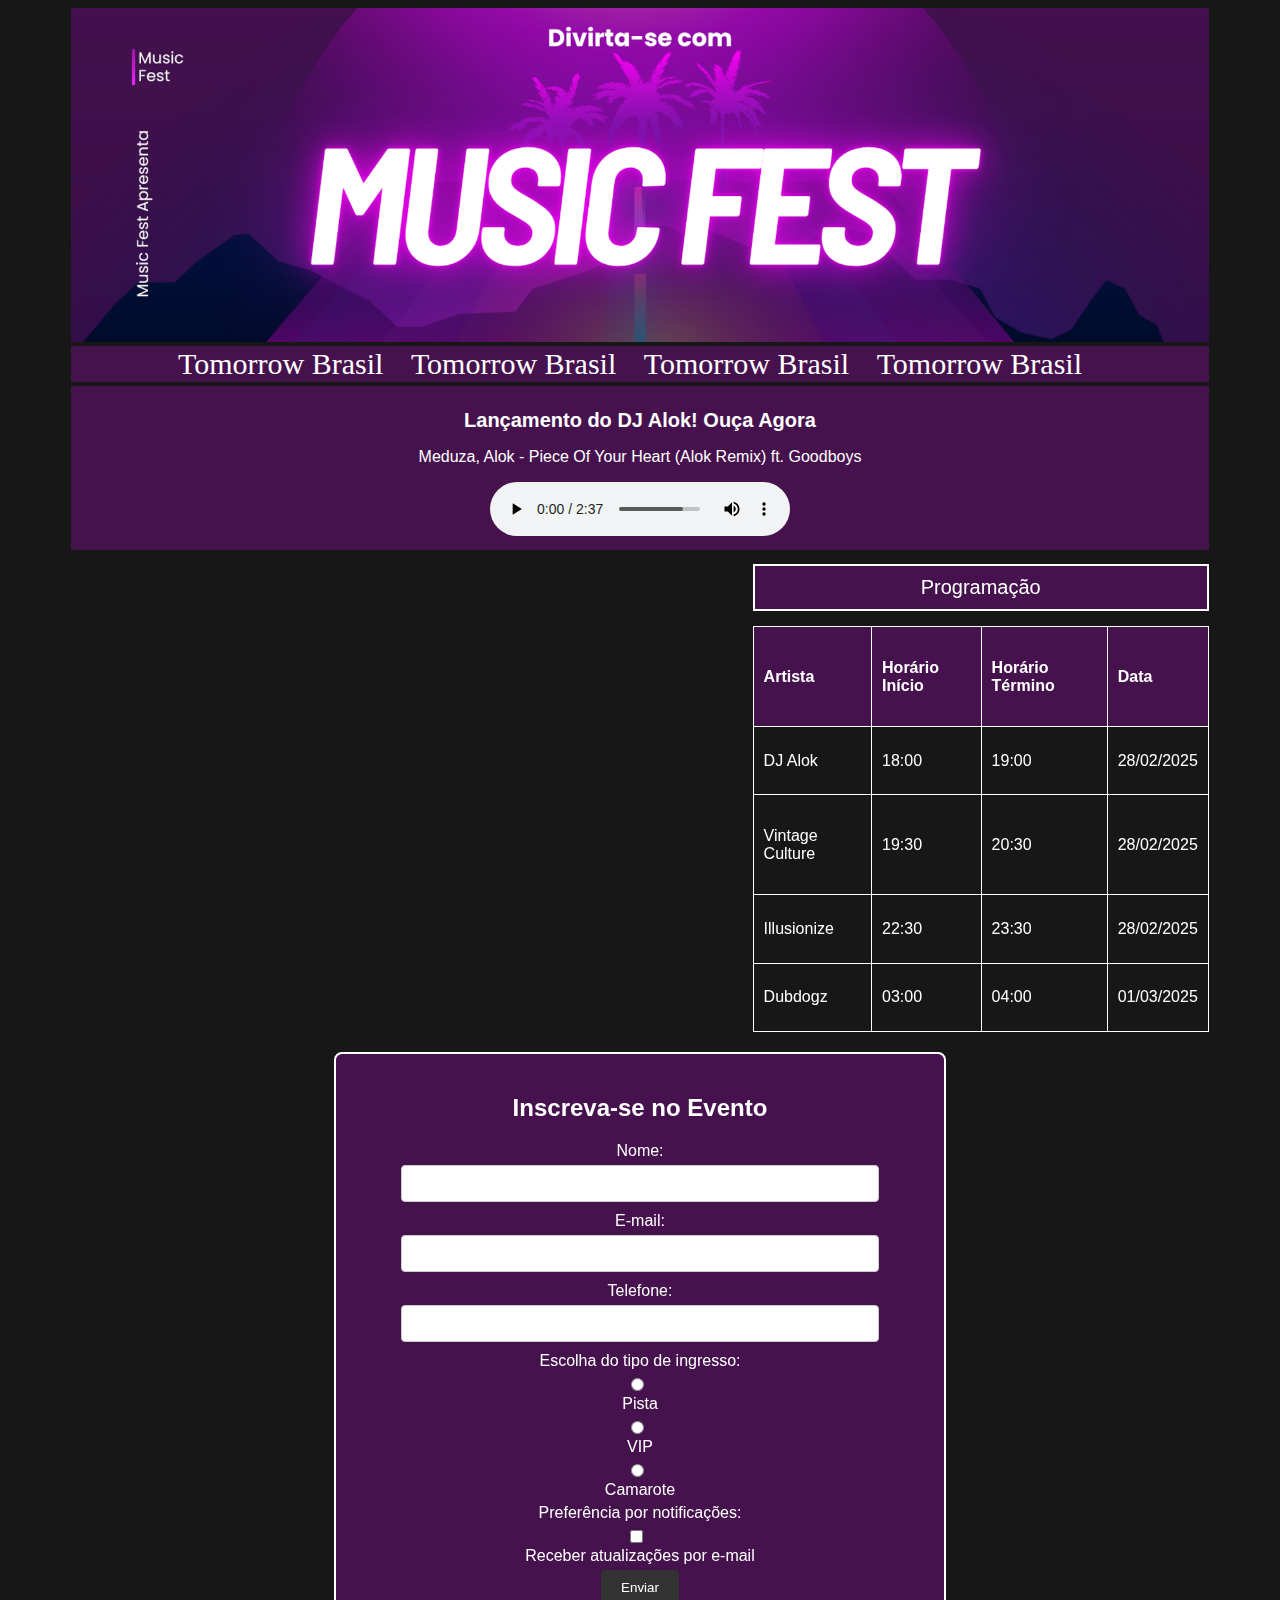
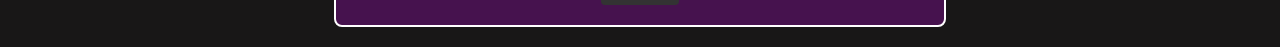
<file: Atividade1/index.html>
<!DOCTYPE html>
<html lang="pt-br">
<head>
    <meta charset="UTF-8">
    <meta name="viewport" content="width=device-width, initial-scale=1.0">
    <title>Music Fest</title>
    <link rel="stylesheet" href="estilo.css">
    <link rel="icon" href="ico.png" type="image/x-icon">
</head>
<body>
    <div class="container">

        <img src="MusicFest.png" alt="Imagem da Companhia de Eventos MusicFest" width="100%">
        <header style="font-family: fantasy; font-size: 30px; color: #ffffff; text-align: center;">
            <p style="display: inline; margin-right: 20px;">Tomorrow Brasil</p>
            <p style="display: inline; margin-right: 20px;">Tomorrow Brasil</p>
            <p style="display: inline; margin-right: 20px;">Tomorrow Brasil</p>
            <p style="display: inline; margin-right: 20px;">Tomorrow Brasil</p>
        </header>
        <div class="audio">
            <h1 style="font-size: 20px;">Lançamento do DJ Alok! Ouça Agora</h1>
            <p>Meduza, Alok - Piece Of Your Heart (Alok Remix) ft. Goodboys</p>
            <audio controls>
                <source src="Iframe Meduza, Alok - Piece Of Your Heart (Alok Remix) ft. Goodboys [MTbX4KC0AaU].mp3" type="audio/mpeg">
            </audio>
        </div>
        
        <div style="display: flex; justify-content: space-between;">

            <iframe width="850" height="478" src="https://www.youtube.com/embed/TfZJaQQ9UYE?autoplay=1&mute=1&si=JhqoTpYGnojwbrOu" title="YouTube video player" frameborder="0" allow="accelerometer; autoplay; clipboard-write; encrypted-media; gyroscope; picture-in-picture; web-share" referrerpolicy="strict-origin-when-cross-origin" allowfullscreen></iframe>
            <table>
                <caption style="caption-side: top; color: white; font-size: 20px; margin-bottom: 15px; margin-top: 10px; background-color: #46124e; border: 2px solid white; padding: 10px;">Programação</caption>
                <tr>
                    <th>Artista</th><th>Horário Início</th><th>Horário Término</th><th>Data</th>
                </tr>
                <tr>
                    <td>DJ Alok</td><td>18:00</td><td>19:00</td><td>28/02/2025</td>
                </tr>
                <tr>
                    <td>Vintage Culture</td><td>19:30</td><td>20:30</td><td>28/02/2025</td>
                </tr>
                <tr>
                    <td>Illusionize</td><td>22:30</td><td>23:30</td><td>28/02/2025</td>
                </tr>
                <tr>
                    <td>Dubdogz</td><td>03:00</td><td>04:00</td><td>01/03/2025</td>
                </tr>
            </table>
        </div>
        
        <div class="form-container">
            <h2>Inscreva-se no Evento</h2>
            <form>
                <label for="name">Nome:</label>
                <input type="text" id="name" name="name" required>

                <label for="email">E-mail:</label>
                <input type="email" id="email" name="email" required>

                <label for="phone">Telefone:</label>
                <input type="tel" id="phone" name="phone" required>

                <label>Escolha do tipo de ingresso:</label>
                <input type="radio" id="pista" name="ticket" value="Pista" required>
                <label for="pista">Pista</label>
                <input type="radio" id="vip" name="ticket" value="VIP" required>
                <label for="vip">VIP</label>
                <input type="radio" id="camarote" name="ticket" value="Camarote" required>
                <label for="camarote">Camarote</label>

                <label for="updates">Preferência por notificações:</label>
                <input type="checkbox" id="updates" name="updates">
                <label for="updates">Receber atualizações por e-mail</label>

                <button type="submit">Enviar</button>
            </form>
        </div>
    </div>
</body>
</html>
</file>
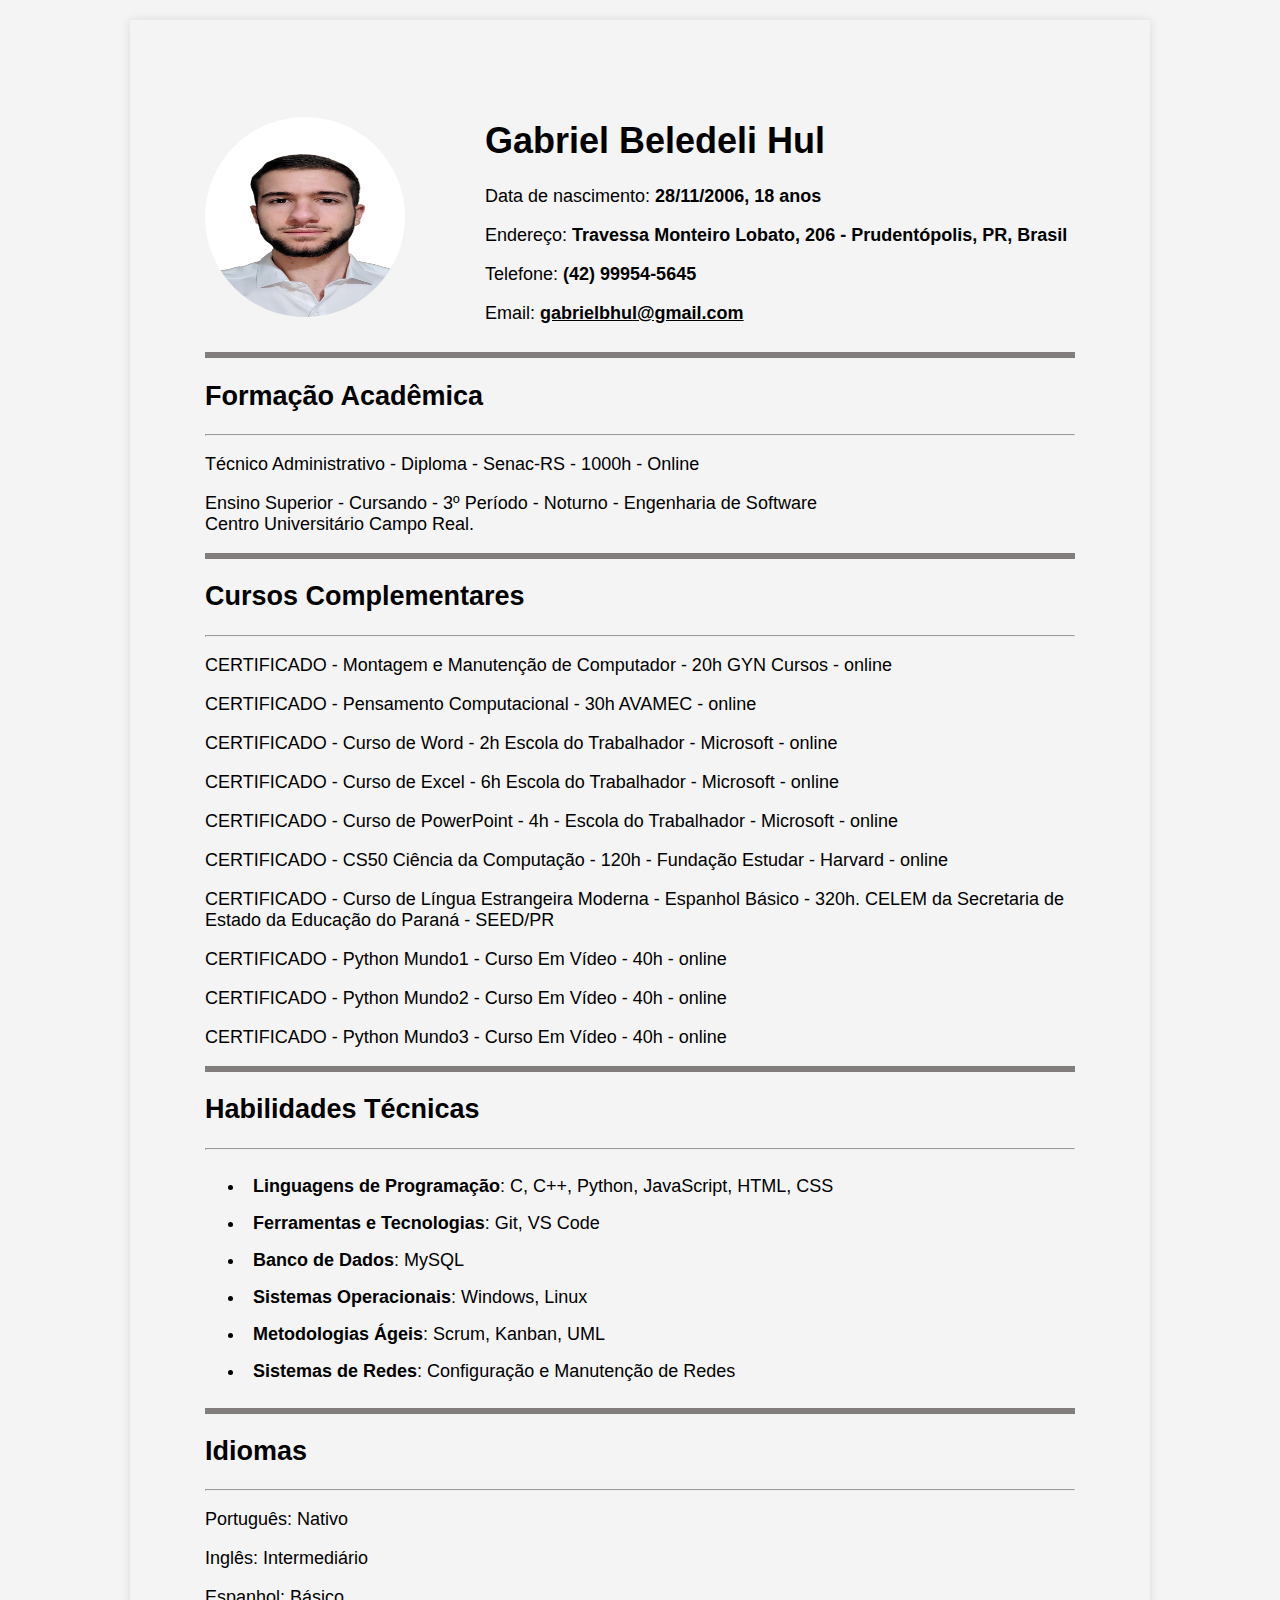
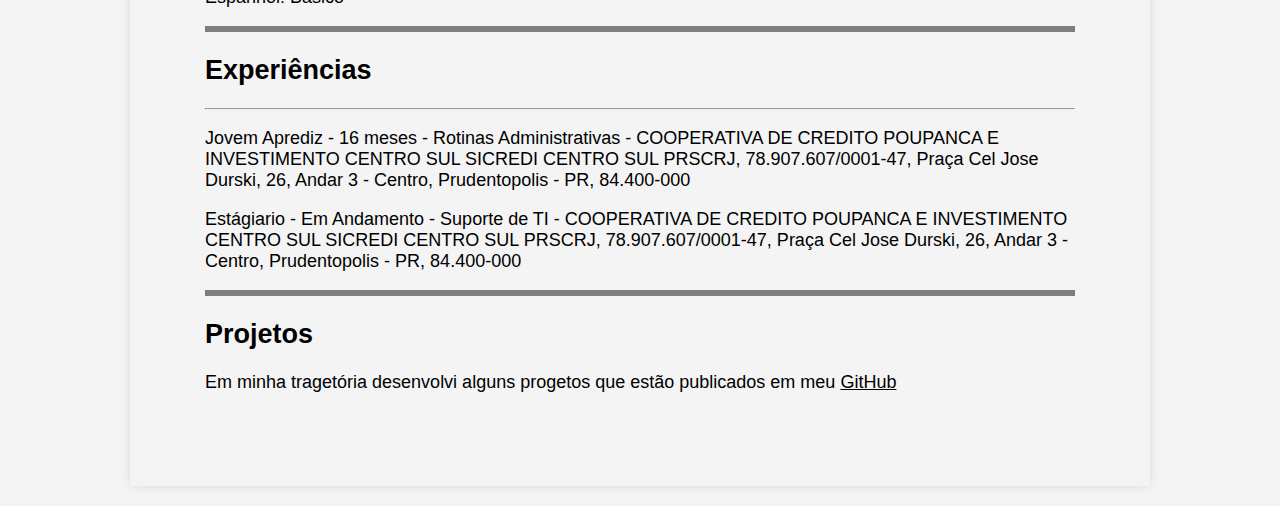
<file: Atividade2 - CurrículoPortfólio/index.htm>
<!DOCTYPE html>
<html lang="pt-br">
<head>
    <meta charset="UTF-8">
    <meta name="viewport" content="width=device-width, initial-scale=1.0">
    <title>Currículo.pdf</title>
    <link rel="stylesheet" href="estilo.css">
    <link rel="icon" href="ico.png" type="image/png">
</head>
<body>
    <div class="container">
        <div>
            <img src="foto.jpg" alt="Foto Minha" id="fotoeu">
        </div>
        <header>
            <h1><strong>Gabriel Beledeli Hul</strong></h1>
            <p>Data de nascimento: <strong>28/11/2006, 18 anos</strong></p>
            <p>Endereço: <strong>Travessa Monteiro Lobato, 206 - Prudentópolis, PR, Brasil</strong></p>
            <p>Telefone: <strong>(42) 99954-5645</strong></p>
            <p>Email: <strong><a href="mailto:gabrielbhul@gmail.com" style="color: black;">gabrielbhul@gmail.com</a></strong></p>
        </header>
    </div>
    <hr class="linha">
    <h2>Formação Acadêmica</h2>
    <hr>
    <p>Técnico Administrativo - Diploma - Senac-RS - 1000h - Online</p>
    <p>Ensino Superior - Cursando - 3º Período - Noturno - Engenharia de Software <br>Centro Universitário Campo Real.</p>
    <hr class="linha">
    <h2>Cursos Complementares</h2>
    <hr>
    <p>CERTIFICADO - Montagem e Manutenção de Computador - 20h GYN Cursos - online</p>
    <p>CERTIFICADO - Pensamento Computacional - 30h AVAMEC - online</p>
    <p>CERTIFICADO - Curso de Word - 2h Escola do Trabalhador - Microsoft - online</p>
    <p>CERTIFICADO - Curso de Excel - 6h Escola do Trabalhador - Microsoft - online</p>
    <p>CERTIFICADO - Curso de PowerPoint - 4h - Escola do Trabalhador - Microsoft - online</p>
    <p>CERTIFICADO - CS50 Ciência da Computação - 120h - Fundação Estudar - Harvard - online</p>
    <p>CERTIFICADO - Curso de Língua Estrangeira Moderna - Espanhol Básico - 320h. CELEM da Secretaria de Estado da Educação do Paraná - SEED/PR</p>
    <p>CERTIFICADO - Python Mundo1 - Curso Em Vídeo - 40h - online</p>
    <p>CERTIFICADO - Python Mundo2 - Curso Em Vídeo - 40h - online</p>
    <p>CERTIFICADO - Python Mundo3 - Curso Em Vídeo - 40h - online</p>
    <hr class="linha">
    <h2>Habilidades Técnicas</h2>
    <hr>
    <ul>
        <li class="lista"><strong>Linguagens de Programação</strong>: C, C++, Python, JavaScript, HTML, CSS</li>
        <li class="lista"><strong>Ferramentas e Tecnologias</strong>: Git, VS Code</li>
        <li class="lista"><strong>Banco de Dados</strong>: MySQL</li>
        <li class="lista"><strong>Sistemas Operacionais</strong>: Windows, Linux</li>
        <li class="lista"><strong>Metodologias Ágeis</strong>: Scrum, Kanban, UML</li>
        <li class="lista"><strong>Sistemas de Redes</strong>: Configuração e Manutenção de Redes</li>
    </ul>
    <hr class="linha">
    <h2>Idiomas</h2>
    <hr>
    <p>Português: Nativo</p>
    <p>Inglês: Intermediário</p>
    <p>Espanhol: Básico</p>
    <hr class="linha">
    <h2>Experiências</h2>
    <hr>
    <p>Jovem Aprediz - 16 meses - Rotinas Administrativas - COOPERATIVA DE CREDITO POUPANCA E INVESTIMENTO CENTRO SUL SICREDI CENTRO SUL PRSCRJ, 78.907.607/0001-47, Praça Cel Jose Durski, 26, Andar 3 - Centro, Prudentopolis - PR, 84.400-000</p>
    <p>Estágiario - Em Andamento - Suporte de TI - COOPERATIVA DE CREDITO POUPANCA E INVESTIMENTO CENTRO SUL SICREDI CENTRO SUL PRSCRJ, 78.907.607/0001-47, Praça Cel Jose Durski, 26, Andar 3 - Centro, Prudentopolis - PR, 84.400-000</p>
    <hr class="linha">
    <h2>Projetos</h2>
    <p>Em minha tragetória desenvolvi alguns progetos que estão publicados em meu <a href="https://github.com/GabrielBeledeli" target="_blank" style="color: black;">GitHub </a></p>
</body>
</html>
</file>
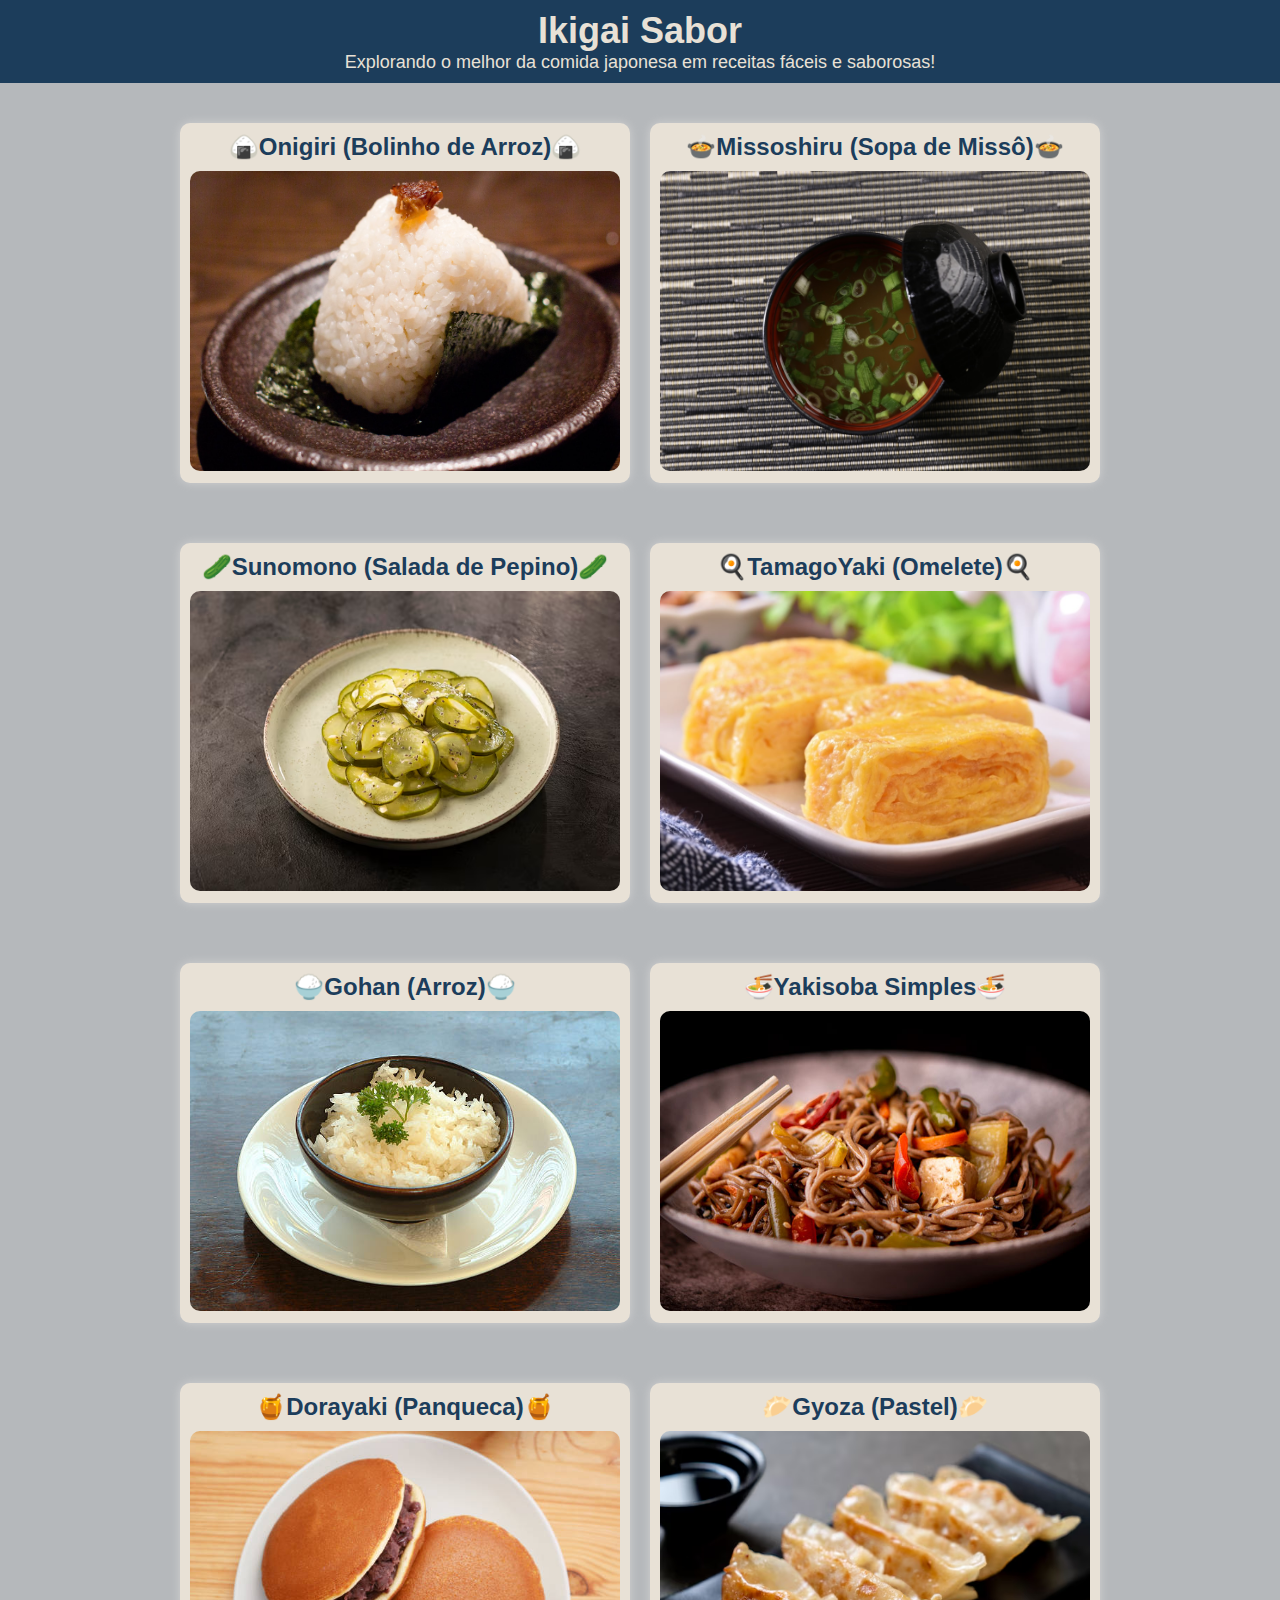
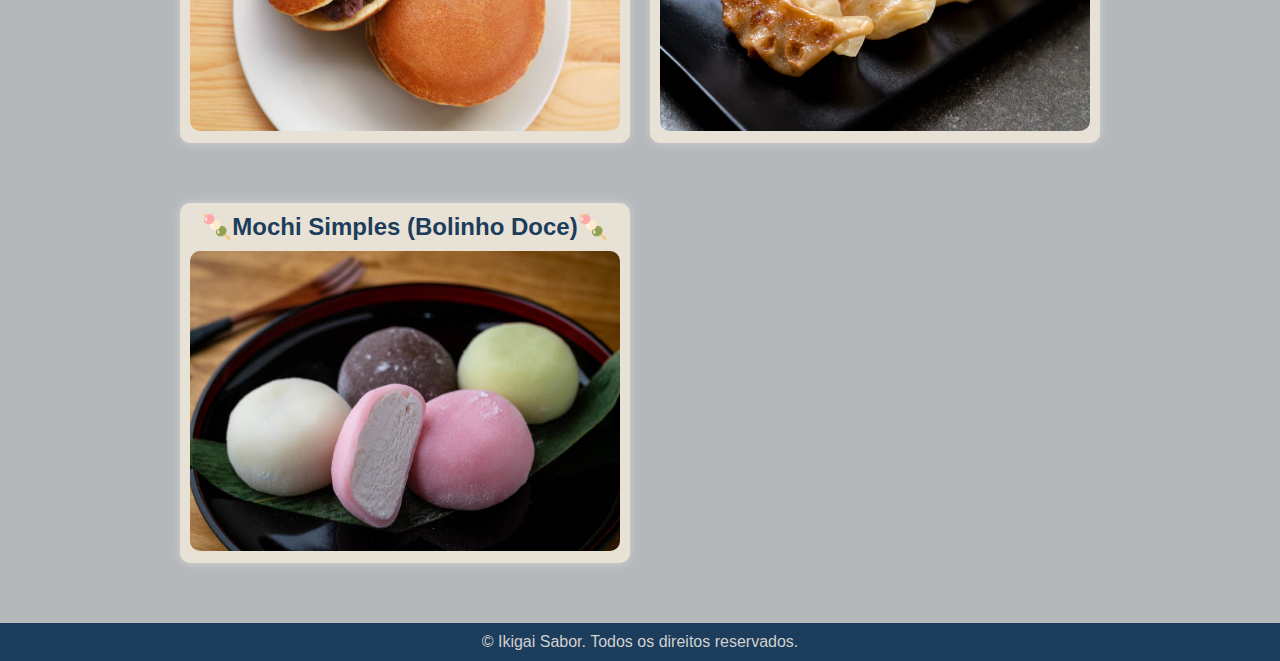
<file: Atividade3 - Grid/index.html>
<!DOCTYPE html>
<html lang="pt-br">
<head>
    <meta charset="UTF-8">
    <meta name="viewport" content="width=device-width, initial-scale=1.0">
    <title>Ikigai Sabor</title>
    <link rel="stylesheet" href="css/style.css">
</head>
<body>
    <header>
        <h1>Ikigai Sabor</h1>
        <p>Explorando o melhor da comida japonesa em receitas fáceis e saborosas!</p>
    </header>
    <div class="container">
        <div class="grid">
            <div class="receita">
                <h2>Onigiri (Bolinho de Arroz)</h2>
                <img class="imagens" src="img/onigiri.jpg" alt="Onirigi">
                <h3>Ingredientes:</h3>
                <ul>
                    <li>2 xícaras de arroz japonês cozido</li>
                    <li>1 folha de nori (alga) cortada em tiras</li>
                    <li>1 pitada de sal</li>
                    <li>Recheio opcional: atum com maionese, salmão grelhado ou ameixa japonesa</li>
                </ul>
                <h3>Modo de Preparo:</h3>
                <ol>
                    <li>Molhe as mãos e polvilhe um pouco de sal.</li>
                    <li>Pegue uma porção de arroz e modele em formato de triângulo ou bola.</li>
                    <li>Se quiser, coloque um pouco de recheio no centro antes de fechar.</li>
                    <li>Enrole com uma tira de alga e pronto!</li>
                </ol>
            </div>

            <div class="receita">
                <h2>Missoshiru (Sopa de Missô)</h2>
                <img class="imagens" src="img/missoshiru.jpg" alt="Missoshiru">
                <h3>Ingredientes:</h3>
                <ul>
                    <li>2 colheres de sopa de pasta de missô</li>
                    <li>500ml de água</li>
                    <li>1 colher de sopa de hondashi (tempero de peixe)</li>
                    <li>½ xícara de tofu em cubos</li>
                    <li>1 colher de sopa de cebolinha picada</li>
                </ul>
                <h3>Modo de Preparo:</h3>
                <ol>
                    <li>Ferva a água e dissolva o hondashi.</li>
                    <li>Adicione a pasta de missô e mexa bem.</li>
                    <li>Acrescente o tofu e cozinhe por 2 minutos.</li>
                    <li>Finalize com a cebolinha e sirva quente.</li>
                </ol>
            </div>
            <div class="receita">
                <h2>Sunomono (Salada de Pepino)</h2>
                <img class="imagens" src="img/sunomono.avif" alt="Sunomono">
                <h3>Ingredientes:</h3>
                <ul>
                    <li>1 pepino japonês fatiado bem fino</li>
                    <li>1 colher de sopa de vinagre de arroz</li>
                    <li>1 colher de chá de açúcar</li>
                    <li>1 pitada de sal</li>
                    <li>Gergelim para decorar</li>
                </ul>
                <h3>Modo de Preparo:</h3>
                <ol>
                    <li>Misture o pepino com o sal e deixe descansar por 10 minutos.</li>
                    <li>Enxágue e escorra bem.</li>
                    <li>Em uma tigela, misture o vinagre e o açúcar até dissolver.</li>
                    <li>Jogue sobre o pepino e misture.</li>
                    <li>Finalize com gergelim e sirva gelado.</li>
                </ol>
            </div>
            <div class="receita">
                <h2>TamagoYaki (Omelete)</h2>
                <img class="imagens" src="img/tamagoyaki.jpg" alt="TamagoYaki">
                <h3>Ingredientes:</h3>
                <ul>
                    <li>2 ovos</li>
                    <li>1 colher de chá de açúcar</li>
                    <li>1 colher de chá de molho de soja (shoyu)</li>
                    <li>Óleo para untar</li>
                </ul>
                <h3>Modo de Preparo:</h3>
                <ol>
                    <li>Bata os ovos com o açúcar e o shoyu.</li>
                    <li>Aqueça uma frigideira com um pouco de óleo.</li>
                    <li>Despeje uma camada fina da mistura e cozinhe até firmar.</li>
                    <li>Enrole e empurre para o lado da frigideira.</li>
                    <li>Despeje mais um pouco da mistura, espere firmar e enrole novamente.</li>
                    <li>Repita até terminar os ovos. Fatie e sirva.</li>
                </ol>
            </div>
            <div class="receita">
                <h2>Gohan (Arroz)</h2>
                <img class="imagens" src="img/gohan.jpg" alt="Gohan">
                <h3>Ingredientes:</h3>
                <ul>
                    <li>2 xícaras de arroz japonês</li>
                    <li>2 xícaras de água</li>
                </ul>
                <h3>Modo de Preparo:</h3>
                <ol>
                    <li>Lave o arroz até a água ficar transparente.</li>
                    <li>Coloque o arroz e a água na panela.</li>
                    <li>Cozinhe em fogo alto até ferver, depois abaixe e tampe.</li>
                    <li>Cozinhe por 15 minutos e desligue.</li>
                    <li>Deixe descansar por 10 minutos antes de servir.</li>
                </ol>
            </div>
            <div class="receita">
                <h2>Yakisoba Simples</h2>
                <img class="imagens" src="img/yakisoba.jpg" alt="Yakisoba">
                <h3>Ingredientes:</h3>
                <ul>
                    <li>200g de macarrão para yakisoba</li>
                    <li>½ cenoura fatiada</li>
                    <li>½ pimentão fatiado</li>
                    <li>½ cebola fatiada</li>
                    <li>200g de frango em tiras</li>
                    <li>2 colheres de sopa de molho shoyu</li>
                    <li>1 colher de sopa de óleo de gergelim (opcional)</li>
                </ul>
                <h3>Modo de Preparo:</h3>
                <ol>
                    <li>Cozinhe o macarrão e reserve.</li>
                    <li>Em uma frigideira, refogue o frango com um pouco de óleo.</li>
                    <li>Adicione os legumes e refogue por 3 minutos.</li>
                    <li>Acrescente o macarrão e o shoyu, misturando bem.</li>
                    <li>Finalize com óleo de gergelim e sirva quente.</li>
                </ol>
            </div>
            <div class="receita">
                <h2>Dorayaki (Panqueca)</h2>
                <img class="imagens" src="img/dorayaki.jpg" alt="Dorayaki">
                <h3>Ingredientes:</h3>
                <ul>
                    <li>2 ovos</li>
                    <li>100g de açúcar</li>
                    <li>1 colher de sopa de mel</li>
                    <li>130g de farinha de trigo</li>
                    <li>½ colher de chá de fermento em pó</li>
                    <li>50ml de água</li>
                    <li>Doce de feijão azuki (anko) ou outro recheio de sua preferência</li>
                </ul>
                <h3>Modo de Preparo:</h3>
                <ol>
                    <li>Misture os ovos, o açúcar e o mel até obter uma mistura homogênea.</li>
                    <li>Peneire a farinha e o fermento, adicionando à mistura. Mexa bem.</li>
                    <li>Acrescente a água aos poucos até obter uma massa lisa.</li>
                    <li>Aqueça uma frigideira antiaderente e despeje pequenas porções da massa.</li>
                    <li>Cozinhe até formar bolhas na superfície, depois vire e doure o outro lado.</li>
                    <li>Recheie com doce de feijão azuki e feche como um sanduíche.</li>
                </ol>
            </div>
            <div class="receita">
                <h2>Gyoza (Pastel)</h2>
                <img class="imagens" src="img/gyoza.avif" alt="Gyoza">
                <h3>Ingredientes:</h3>
                <ul>
                    <li>200g de carne de porco moída</li>
                    <li>1 xícara de repolho picado</li>
                    <li>1 dente de alho picado</li>
                    <li>1 colher de chá de gengibre ralado</li>
                    <li>1 colher de sopa de shoyu</li>
                    <li>Massa pronta para gyoza</li>
                    <li>Óleo para fritar</li>
                    <li>Água para cozinhar</li>
                </ul>
                <h3>Modo de Preparo:</h3>
                <ol>
                    <li>Misture a carne de porco, repolho, alho, gengibre e shoyu até formar um recheio homogêneo.</li>
                    <li>Coloque uma pequena porção do recheio no centro da massa de gyoza.</li>
                    <li>Umedeça as bordas da massa com água e dobre ao meio, apertando as laterais.</li>
                    <li>Para fritar: aqueça uma frigideira com óleo, doure a base dos gyozas, adicione um pouco de água e tampe até cozinhar.</li>
                    <li>Para cozinhar: ferva água e cozinhe os gyozas até ficarem macios.</li>
                </ol>
            </div>
            <div class="receita">
                <h2>Mochi Simples (Bolinho Doce)</h2>
                <img class="imagens" src="img/mochi.jpg" alt="Mochi">
                <h3>Ingredientes:</h3>
                <ul>
                    <li>1 xícara de farinha de arroz glutinoso</li>
                    <li>¾ xícara de água</li>
                    <li>¼ xícara de açúcar</li>
                    <li>Amido de milho (para polvilhar)</li>
                    <li>Recheio opcional: pasta de feijão azuki, chocolate ou morango</li>
                </ul>
                <h3>Modo de Preparo:</h3>
                <ol>
                    <li>Misture a farinha de arroz, água e açúcar até formar uma massa homogênea.</li>
                    <li>Cozinhe no micro-ondas por 1 minuto, mexa e repita até obter uma massa pegajosa.</li>
                    <li>Polvilhe amido de milho em uma superfície e modele pequenos bolinhos.</li>
                    <li>Se desejar, recheie com pasta de feijão azuki ou outra opção antes de fechar.</li>
                    <li>Sirva frio ou levemente aquecido.</li>
                </ol>
            </div>
        </div>
    </div>
    <footer>
        <p>&copy; Ikigai Sabor. Todos os direitos reservados.</p>
    </footer>
</body>
</html>
</file>
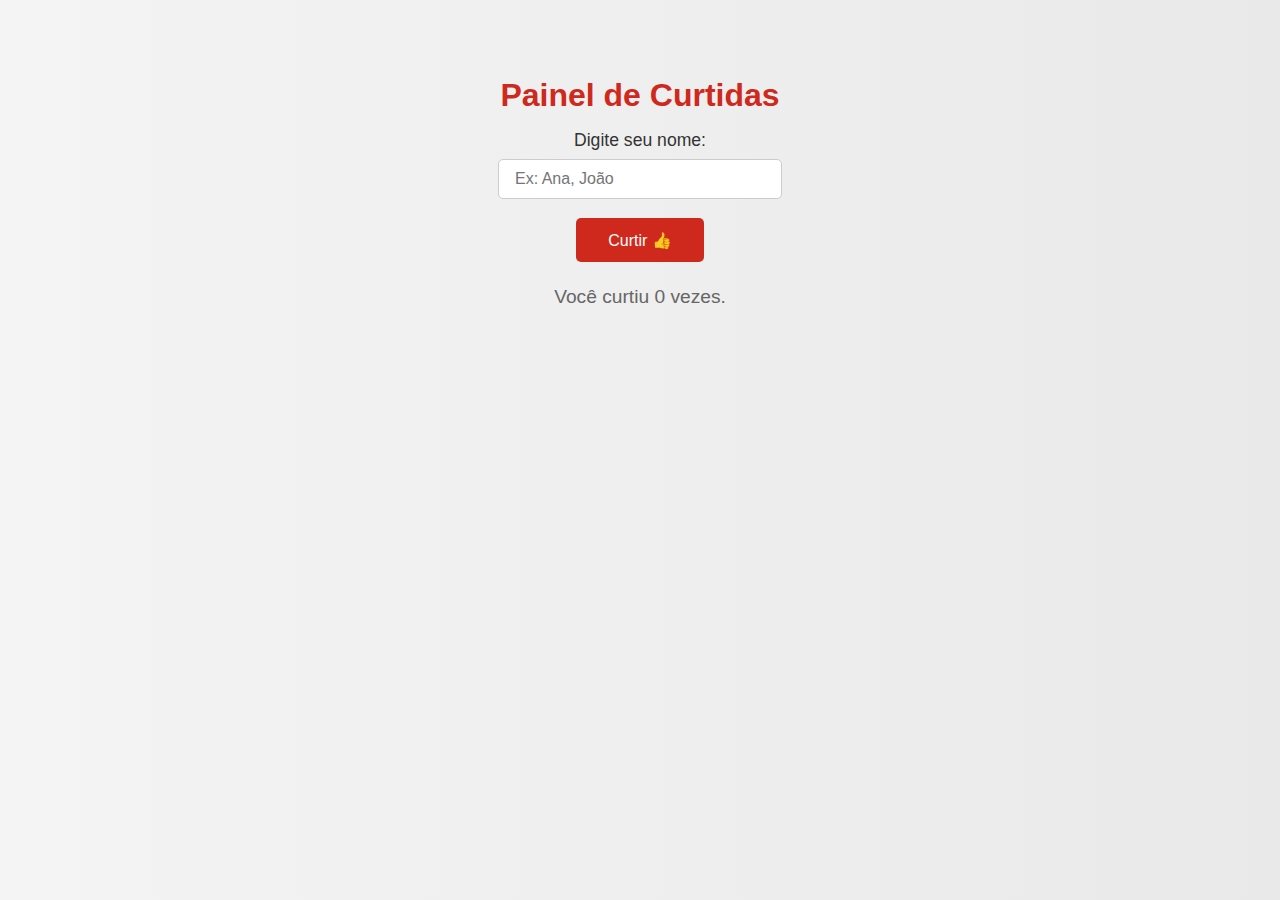
<file: Atividade6-Sistema-de-Contador-de-Cliques/index.html>
<!DOCTYPE html>
<html lang="pt-BR">

<head>
    <meta charset="UTF-8">
    <meta name="viewport" content="width=device-width, initial-scale=1.0">
    <title>Contador de Curtidas</title>
    <style>
        body {
            font-family: 'Segoe UI', Tahoma, Geneva, Verdana, sans-serif;
            background: linear-gradient(to right, #f4f4f4, #e9e9e9);
            padding: 3rem;
            text-align: center;
            color: #333;
        }

        h1 {
            margin-bottom: 1rem;
            color: #CF291D;
        }

        label {
            font-size: 1.1rem;
        }

        #campoNome {
            margin-top: 0.5rem;
            padding: 0.6rem 1rem;
            font-size: 1rem;
            border-radius: 5px;
            border: 1px solid #ccc;
            transition: all 0.3s ease;
            width: 250px;
        }

        #botaoCurtir {
            margin-top: 1.2rem;
            padding: 0.8rem 2rem;
            font-size: 1rem;
            background-color: #CF291D;
            color: white;
            border: none;
            cursor: pointer;
            border-radius: 5px;
            transition: background-color 0.3s ease, transform 0.2s ease;
        }

        #botaoCurtir:hover {
            transform: scale(1.05);
        }

        /* Classe para efeito hover */
        .hover-vermelho {
            background-color: #a82016 !important;
        }

        #saudacao,
        #contador {
            margin-top: 1.5rem;
            font-size: 1.2rem;
        }

        #saudacao {
            font-weight: bold;
            color: #444;
        }

        #contador {
            color: #666;
        }
    </style>
</head>

<body>

    <h1>Painel de Curtidas</h1>

    <label for="campoNome">Digite seu nome:</label><br>
    <input type="text" id="campoNome" placeholder="Ex: Ana, João"><br>

    <button id="botaoCurtir">Curtir 👍</button>

    <p id="saudacao"></p>
    <p id="contador">Você curtiu 0 vezes.</p>

    <script>
        const campoNome = document.getElementById('campoNome');
        const botaoCurtir = document.getElementById('botaoCurtir');
        const saudacao = document.getElementById('saudacao');
        const contador = document.getElementById('contador');

        let totalCurtidas = 0;

        // Evento de clique no botão
        botaoCurtir.addEventListener('click', () => {
            const nome = campoNome.value.trim();

            if (nome === '') {
                alert('Por favor, digite seu nome antes de curtir.');
                return;
            }

            totalCurtidas++;
            saudacao.innerText = `Olá, ${nome}! Obrigado pela curtida!`;
            contador.innerText = `Você curtiu ${totalCurtidas} ${totalCurtidas === 1 ? 'vez' : 'vezes'}.`;
        });

        // Estilo dinâmico ao digitar no campo
        campoNome.addEventListener('input', () => {
            const texto = campoNome.value.trim();

            if (texto === '') {
                campoNome.style.border = '1px solid #ccc';
                campoNome.style.backgroundColor = '';
            } else {
                campoNome.style.border = '2px solid #CF291D';
                campoNome.style.backgroundColor = '#fff6f4';
            }

            console.log('Texto modificado:', campoNome.value);
        });

        // Log de tecla pressionada
        campoNome.addEventListener('keydown', (e) => {
            console.log(`Tecla pressionada: ${e.key}`);
        });

        // Hover com classList
        botaoCurtir.addEventListener('mouseover', () => {
            botaoCurtir.classList.add('hover-vermelho');
        });

        botaoCurtir.addEventListener('mouseout', () => {
            botaoCurtir.classList.remove('hover-vermelho');
        });
    </script>

</body>

</html>
</file>
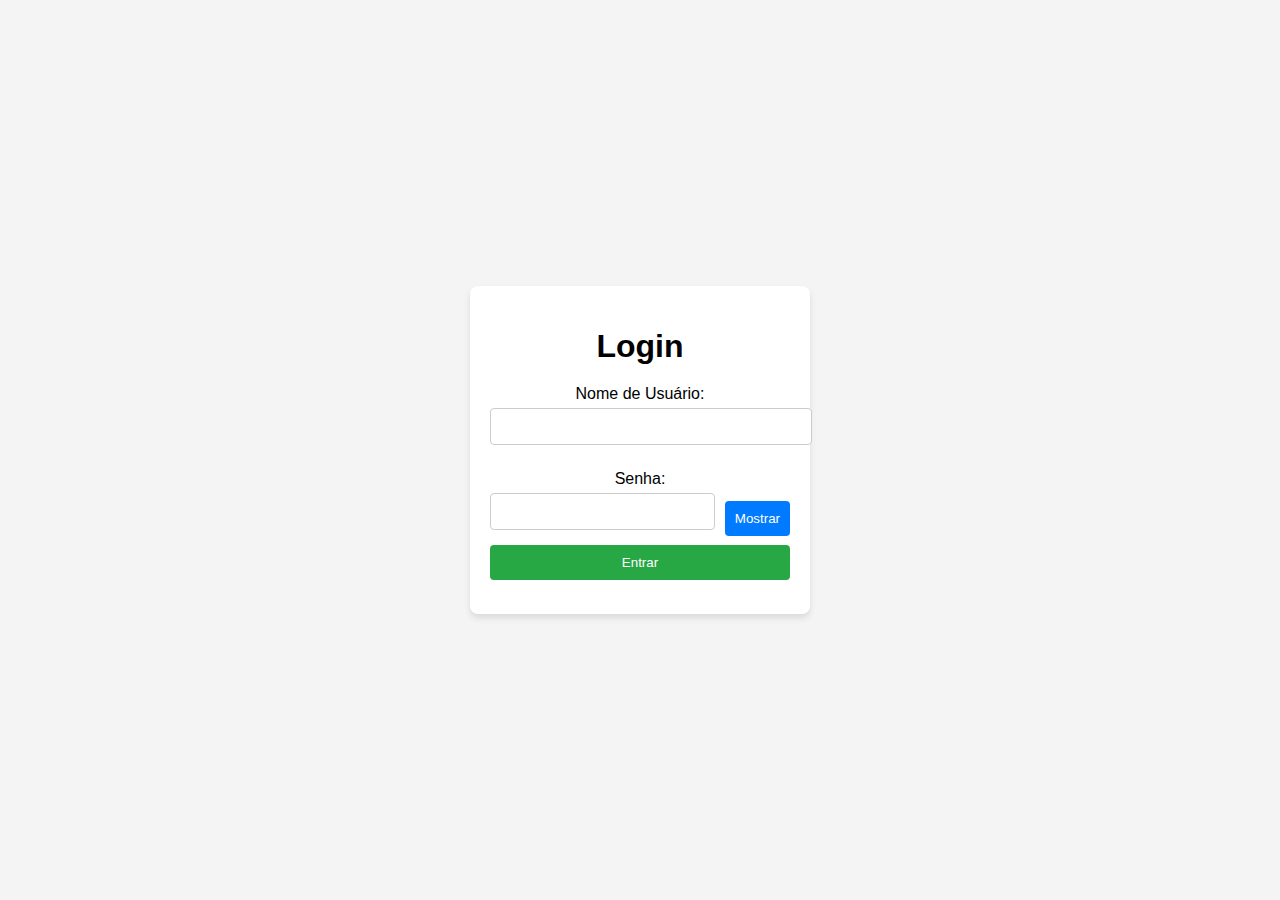
<file: Atividade5 - Login - Loja Online/Login/index.html>
<!DOCTYPE html>
<html lang="pt-br">
<head>
    <meta charset="UTF-8">
    <meta name="viewport" content="width=device-width, initial-scale=1.0">
    <title>Login</title>
    <link rel="stylesheet" href="style.css">
</head>
<body>
    <div class="login-container">
        <h1>Login</h1>
        <form id="loginForm">
            <label for="username">Nome de Usuário:</label>
            <input type="text" id="username" name="username" required>
            
            <label for="password">Senha:</label>
            <div class="password-container">
                <input type="password" id="password" name="password" required>
                <button type="button" id="togglePassword">Mostrar</button>
            </div>
            
            <button type="submit">Entrar</button>
            <p id="message"></p>
        </form>
    </div>
    <script src="script.js"></script>
</body>
</html>
</file>
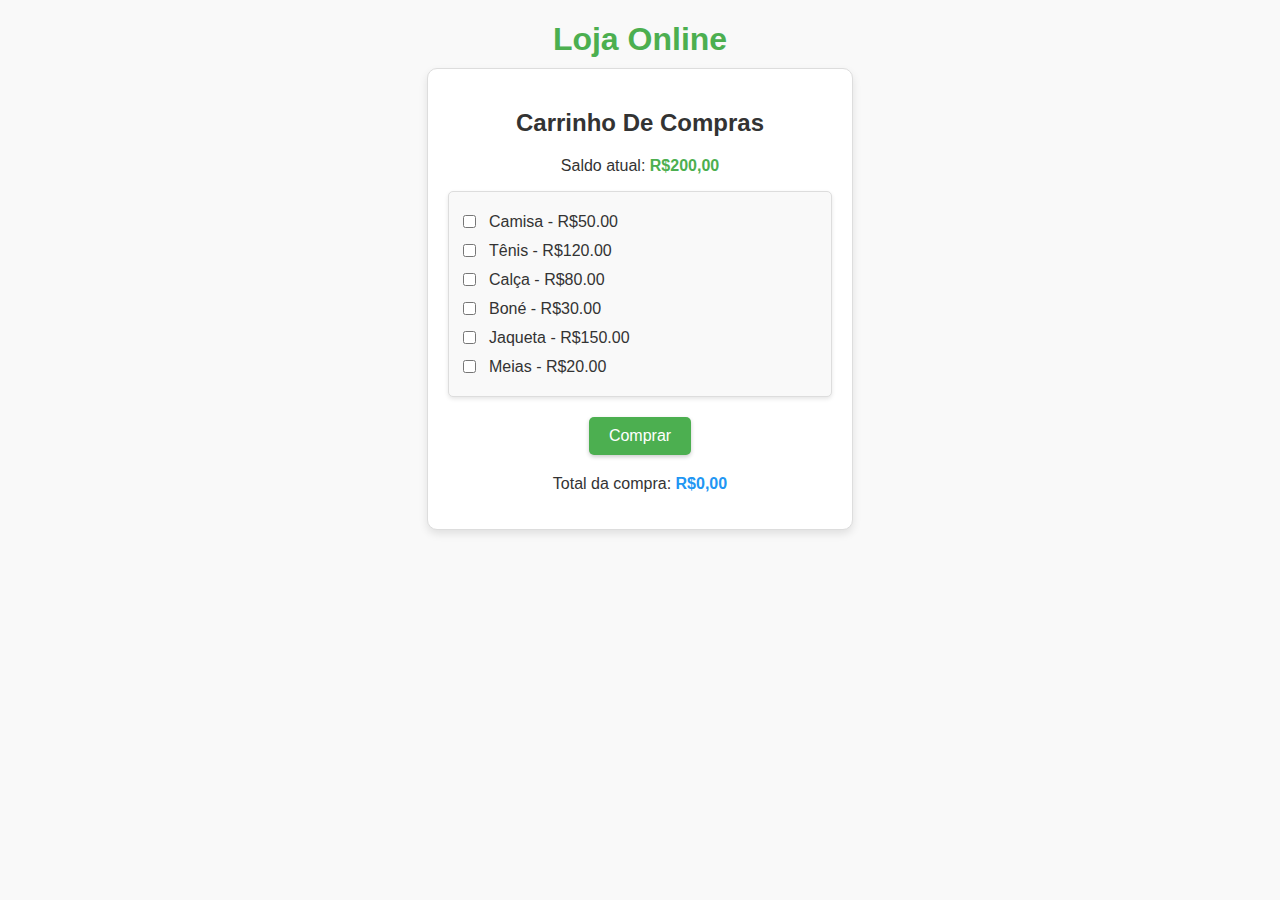
<file: Atividade5 - Login - Loja Online/Loja Online/index.html>
<!DOCTYPE html>
<html lang="pt-BR">
<head>
    <meta charset="UTF-8">
     <meta name="viewport" content="width=device-width, initial-scale=1.0">
    <title>Loja Online</title>
    <link rel="stylesheet" href="style.css">
</head>
<body>
    <h1>Loja Online</h1>
    <section>
        <h2>Carrinho De Compras</h2>
        <p>Saldo atual: <span id="saldo">R$200,00</span></p>
        <div class="product-list" id="product-list"></div>
        <button id="comprar">Comprar</button>
        <p>Total da compra: <span id="total">R$0,00</span></p>
        <p class="message" id="mensagem"></p>
    </section>
    <script src="script.js"></script>
</body>
</html>
</file>
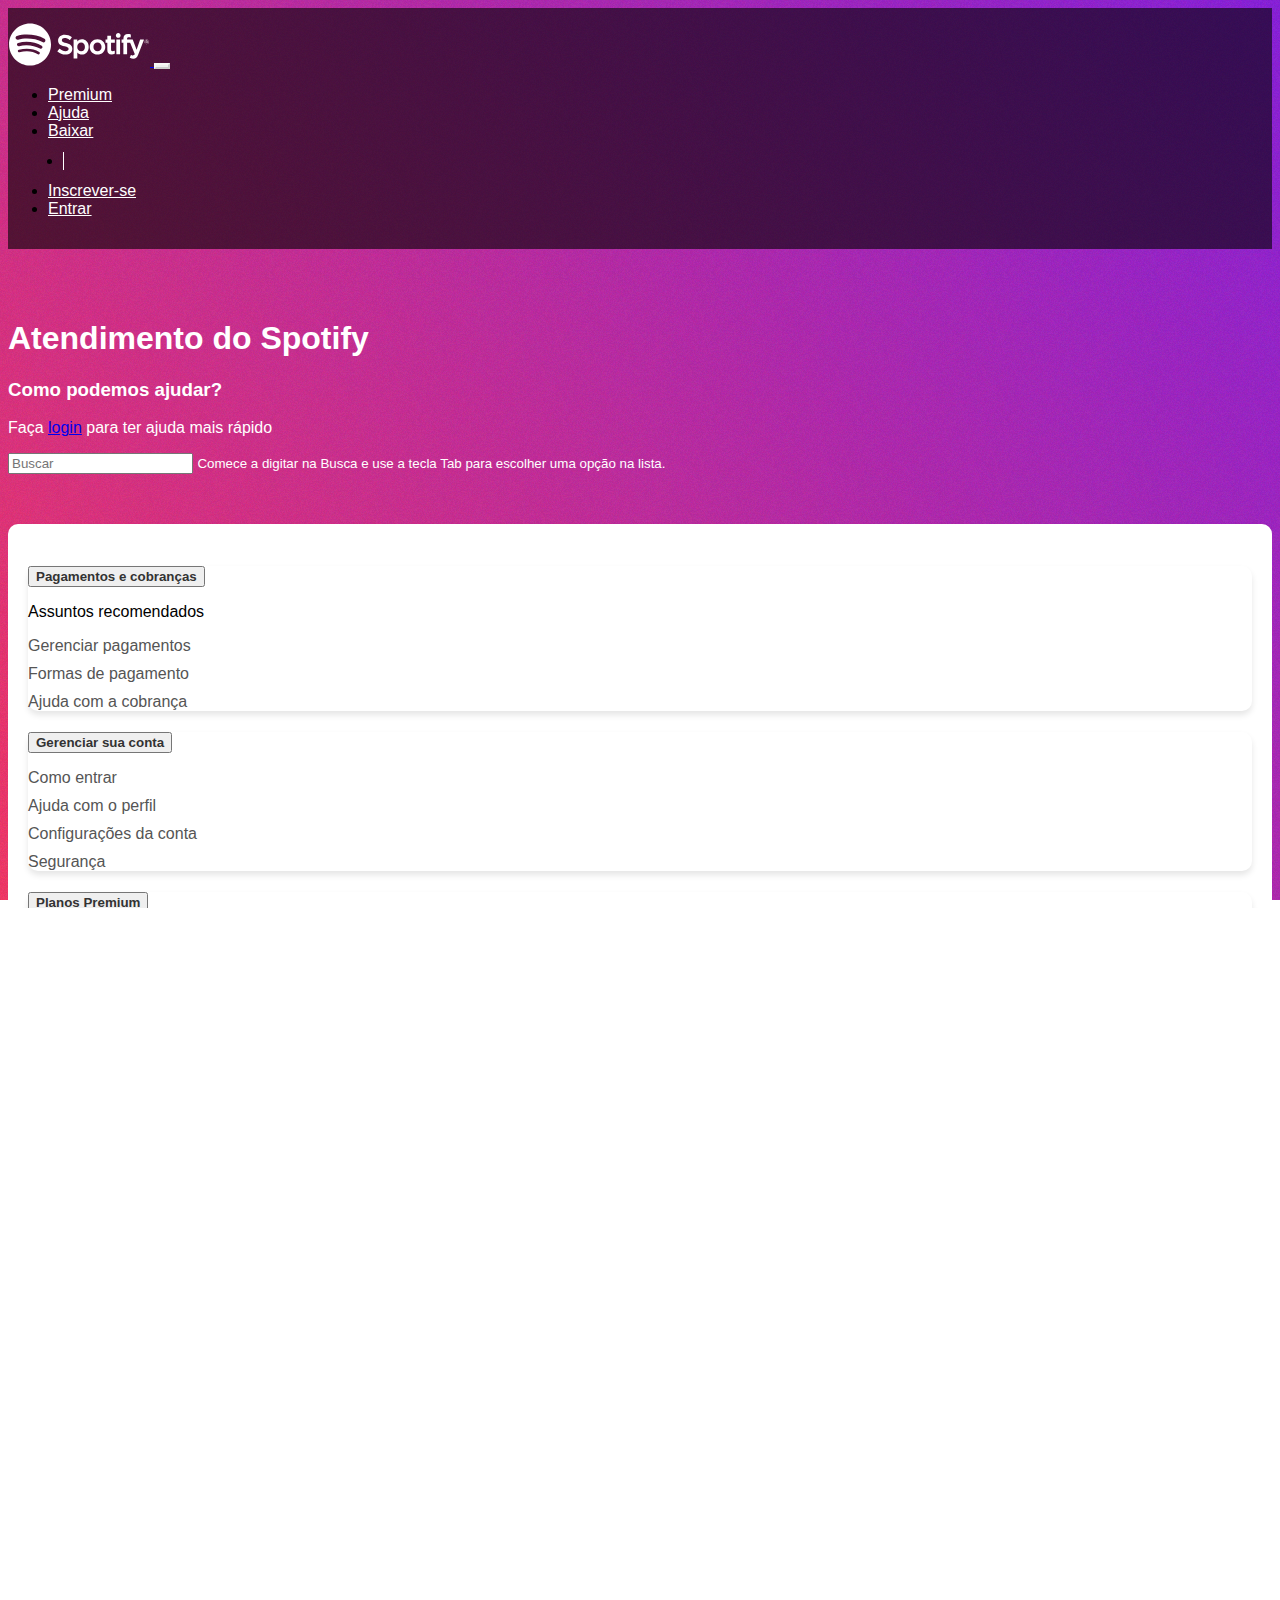
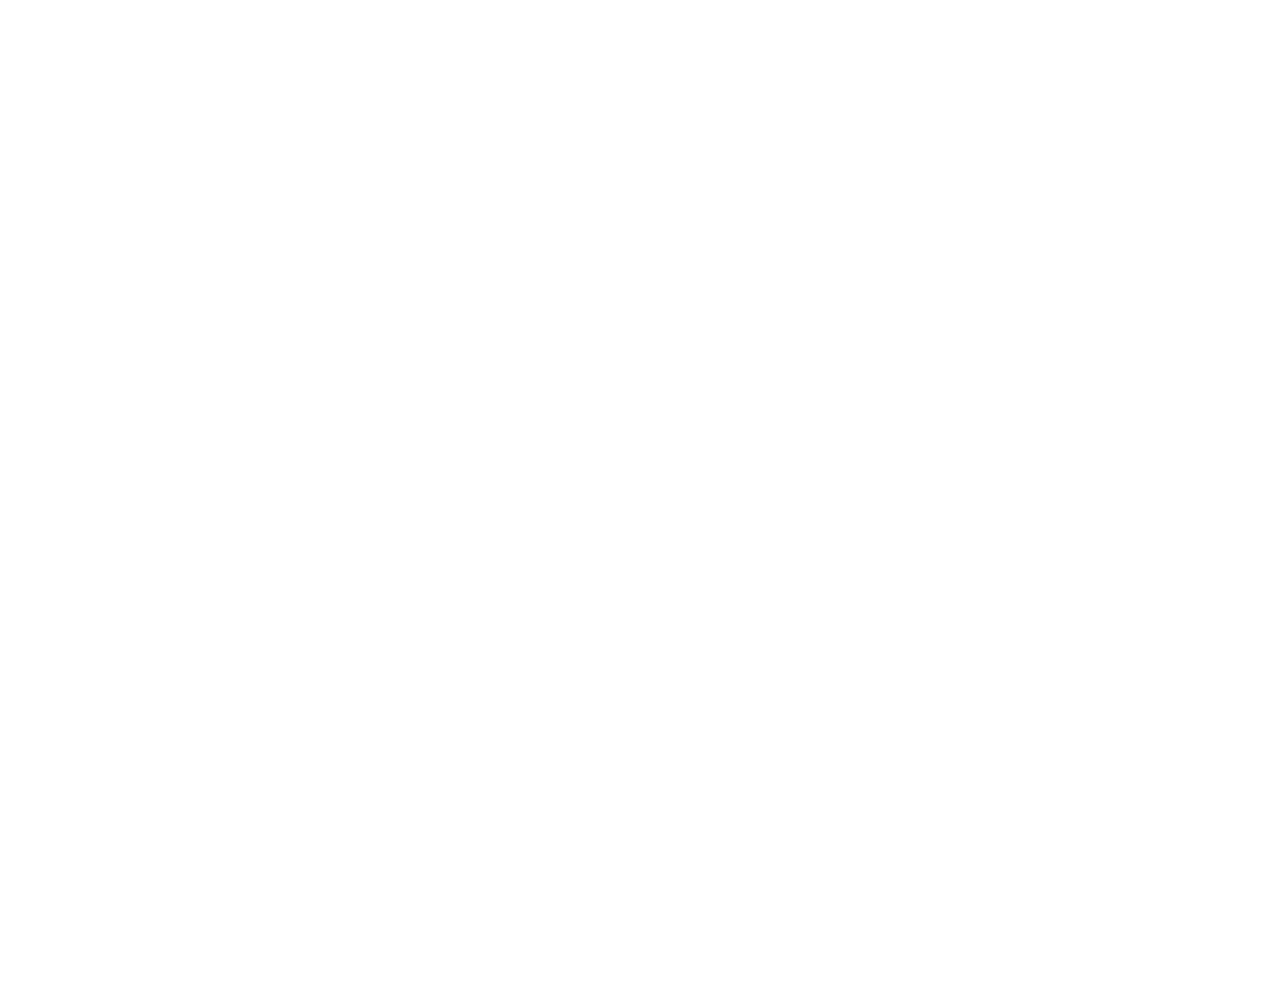
<file: Atividade Spotify/ajuda/index-ajuda.html>
<!DOCTYPE html>
<html lang="pt-BR">

<head>
    <meta charset="UTF-8">
    <meta name="viewport" content="width=device-width, initial-scale=1.0">
    <title>Suporte - Spotify</title>

    <!-- Bootstrap CSS -->
    <link rel="stylesheet" href="https://stackpath.bootstrapcdn.com/bootstrap/4.1.3/css/bootstrap.min.css"
        integrity="sha384-MCw98/SFnGE8fJT3GXwEOngsV7Zt27NXFoaoApmYm81iuXoPkFOJwJ8ERdknLPMO" crossorigin="anonymous">

    <!-- Font Awesome --> 
    <link rel="stylesheet" href="https://use.fontawesome.com/releases/v5.3.1/css/all.css"
        integrity="sha384-mzrmE5qonljUremFsqc01SB46JvROS7bZs3IO2EmfFsd15uHvIt+Y8vEf7N7fWAU" crossorigin="anonymous">

    <link rel="stylesheet" href="style-ajuda.css">
    <link rel="shortcut icon" href="../imagens/favicon.png" type="image/x-icon">
</head>
<body>
    <!-- Cabeçalho -->
    <header>
        <nav class="navbar navbar-expand-md navbar-light navbar-transparente">

            <div class="container">
                <a href="../index-home.html" class="navbar-brand"><img src="../imagens/spotify.svg" width="142">
                </a>
                <button class="navbar-toggler" data-toggle="collapse" data-target="#nav-principal">
                    <i class="fas fa-bars text-white"></i>
                </button>
                <div class="collapse navbar-collapse" id="nav-principal">
                    <ul class="navbar-nav ml-auto">
                        <li class="nav-item">
                            <a href="" class="nav-link">Premium</a>
                        </li>
                        <li class="nav-item">
                            <a href="" class="nav-link">Ajuda</a>
                        </li>
                        <li class="nav-item">
                            <a href="" class="nav-link">Baixar</a>
                        </li>
                        <li class="nav-item divisor"></li>
                        <li class="nav-item">
                            <a href="../inscricao/index-insc.html" class="nav-link">Inscrever-se</a>
                        </li>
                        <li class="nav-item">
                            <a href="../entrar/index-entrar.html" class="nav-link">Entrar</a>
                        </li>
                    </ul>
                </div>
            </div>
        </nav>
    </header>
    
    <section class="ajuda-header text-center text-white py-5">
        <h1>Atendimento do Spotify</h1>
        <h3>Como podemos ajudar?</h3>
        <p>Faça <a href="../entrar/index-entrar.html" class="text-white">login</a> para ter ajuda mais rápido</p>
        <div class="text-center mb-4">
            <input type="text" class="form-control d-inline-block w-50" placeholder="Buscar">
            <small class="form-text text-white">Comece a digitar na Busca e use a tecla Tab para escolher uma opção na lista.</small>
        </div>
    </section>
    <section class="ajuda">
        <div class="container bg-white p-4">
            <div class="accordion" id="ajudaAccordion">
                <div class="card">
                    <div class="card-header" id="headingOne">
                        <h4 class="mb-0">
                            <button class="btn btn-link text-left w-100" type="button" data-toggle="collapse" data-target="#collapseOne" aria-expanded="true" aria-controls="collapseOne">
                                Pagamentos e cobranças <i class="fas fa-chevron-down float-right"></i>
                            </button>
                        </h4>
                    </div>
                    <div id="collapseOne" class="collapse" aria-labelledby="headingOne" data-parent="#ajudaAccordion">
                        <div class="card-body">
                            <p>Assuntos recomendados</p>
                            <ul>
                                <li>Gerenciar pagamentos</li>
                                <li>Formas de pagamento</li>
                                <li>Ajuda com a cobrança</li>
                            </ul>
                        </div>
                    </div>
                </div>
                <div class="card">
                    <div class="card-header" id="headingTwo">
                        <h4 class="mb-0">
                            <button class="btn btn-link text-left w-100" type="button" data-toggle="collapse" data-target="#collapseTwo" aria-expanded="false" aria-controls="collapseTwo">
                                Gerenciar sua conta <i class="fas fa-chevron-down float-right"></i>
                            </button>
                        </h4>
                    </div>
                    <div id="collapseTwo" class="collapse" aria-labelledby="headingTwo" data-parent="#ajudaAccordion">
                        <div class="card-body">
                            <ul>
                                <li>Como entrar</li>
                                <li>Ajuda com o perfil</li>
                                <li>Configurações da conta</li>
                                <li>Segurança</li>
                            </ul>
                        </div>
                    </div>
                </div>
                <div class="card">
                    <div class="card-header" id="headingThree">
                        <h4 class="mb-0">
                            <button class="btn btn-link text-left w-100" type="button" data-toggle="collapse" data-target="#collapseThree" aria-expanded="false" aria-controls="collapseThree">
                                Planos Premium <i class="fas fa-chevron-down float-right"></i>
                            </button>
                        </h4>
                    </div>
                    <div id="collapseThree" class="collapse" aria-labelledby="headingThree" data-parent="#ajudaAccordion">
                        <div class="card-body">
                            <ul>
                                <li>Planos disponíveis</li>
                                <li>Preferências do plano</li>
                                <li>Premium Família</li>
                                <li>Premium Duo</li>
                                <li>Premium Universitário</li>
                            </ul>
                        </div>
                    </div>
                </div>
                <div class="card">
                    <div class="card-header" id="headingFour">
                        <h4 class="mb-0">
                            <button class="btn btn-link text-left w-100" type="button" data-toggle="collapse" data-target="#collapseFour" aria-expanded="false" aria-controls="collapseFour">
                                Recursos no app <i class="fas fa-chevron-down float-right"></i>
                            </button>
                        </h4>
                    </div>
                    <div id="collapseFour" class="collapse" aria-labelledby="headingFour" data-parent="#ajudaAccordion">
                        <div class="card-body">
                            <ul>
                                <li>Como começar</li>
                                <li>Preferências do app</li>
                                <li>Solução de problemas</li>
                                <li>Playlists</li>
                                <li>Recursos</li>
                                <li>Recursos de redes sociais</li>
                                <li>Podcasts</li>
                                <li>Eventos ao vivo</li>
                                <li>Privacidade de reprodução</li>
                            </ul>
                        </div>
                    </div>
                </div>
                <div class="card">
                    <div class="card-header" id="headingFive">
                        <h4 class="mb-0">
                            <button class="btn btn-link text-left w-100" type="button" data-toggle="collapse" data-target="#collapseFive" aria-expanded="false" aria-controls="collapseFive">
                                Dispositivos e solução de problemas <i class="fas fa-chevron-down float-right"></i>
                            </button>
                        </h4>
                    </div>
                    <div id="collapseFive" class="collapse" aria-labelledby="headingFive" data-parent="#ajudaAccordion">
                        <div class="card-body">
                            <ul>
                                <li>Alto-falantes</li>
                                <li>Smartwatches</li>
                                <li>TVs</li>
                                <li>Videogames</li>
                                <li>Carros</li>
                                <li>Assistentes de voz</li>
                            </ul>
                        </div>
                    </div>
                </div>
                <div class="card">
                    <div class="card-header" id="headingSix">
                        <h4 class="mb-0">
                            <button class="btn btn-link text-left w-100" type="button" data-toggle="collapse" data-target="#collapseSix" aria-expanded="false" aria-controls="collapseSix">
                                Segurança e privacidade <i class="fas fa-chevron-down float-right"></i>
                            </button>
                        </h4>
                    </div>
                    <div id="collapseSix" class="collapse" aria-labelledby="headingSix" data-parent="#ajudaAccordion">
                        <div class="card-body">
                            <ul>
                                <li>Direitos sobre dados e escolhas de privacidade</li>
                                <li>Como interpretar meus dados</li>
                            </ul>
                        </div>
                    </div>
                </div>
            </div>
            
            <div class="ajuda-rapida mt-4 p-4 rounded">
                <h4>Ajuda rápida</h4>
                <div class="card">
                    <div class="card-header">
                        <h5 class="mb-0">
                            <span class="btn btn-link text-left w-100">
                                Não consigo entrar no Spotify <i class="fas fa-chevron-right float-right"></i>
                            </span>
                        </h5>
                    </div>
                </div>
                <div class="card">
                    <div class="card-header">
                        <h5 class="mb-0">
                            <span class="btn btn-link text-left w-100">
                                Ajuda com pagamento não efetuado <i class="fas fa-chevron-right float-right"></i>
                            </span>
                        </h5>
                    </div>
                </div>
                <div class="card">
                    <div class="card-header">
                        <h5 class="mb-0">
                            <span class="btn btn-link text-left w-100">
                                Cobrança muito alta <i class="fas fa-chevron-right float-right"></i>
                            </span>
                        </h5>
                    </div>
                </div>
                <div class="card">
                    <div class="card-header">
                        <h5 class="mb-0">
                            <span class="btn btn-link text-left w-100">
                                Convidar ou remover membros do plano Família <i class="fas fa-chevron-right float-right"></i>
                            </span>
                        </h5>
                    </div>
                </div>
                <div class="card">
                    <div class="card-header">
                        <h5 class="mb-0">
                            <span class="btn btn-link text-left w-100">
                                Como mudar seus detalhes de pagamento <i class="fas fa-chevron-right float-right"></i>
                            </span>
                        </h5>
                    </div>
                </div>
            </div>
     </div>
    </section>
    <section class="ajuda-comunidade text-center text-white py-5">
        <div class="container">
            <h4>Visite nossa Comunidade</h4>
            <p>Tem uma pergunta? Encontre respostas na nossa Comunidade de fãs especialistas do mundo todo!</p>
            <a href="#" class="btn btn-outline-light mt-3">Acesse a Comunidade Spotify</a>
        </div>
    </section>
    <!-- roda pé -->
    <footer>
        <div class="container">
            <div class="row ">
                <div class="col-md-2">
                    <img src="../imagens/spotify.svg" width="142">
                </div>
                <div class="col-md-2">
                    <h4>Company</h4>
                    <ul class="navbar-nav">
                        <li><a href="">Sobre</a></li>
                        <li><a href="">Empregos</a></li>
                        <li><a href="">Imprensa</a></li>
                        <li><a href="">Novidades</a></li>
                    </ul>
                </div>
                <div class="col-md-2">
                    <h4>Comunidades</h4>
                    <ul class="navbar-nav">
                        <li><a href="">Artistas</a></li>
                        <li><a href="">Devs</a></li>
                        <li><a href="">Marcas</a></li>
                    </ul>
                </div>
                <div class="col-md-2">
                    <h4>Links úteis</h4>
                    <ul class="navbar-nav">
                        <li><a href="index-ajuda.html">Ajuda</a></li>
                        <li><a href="">Presentes</a></li>
                        <li><a href="">Player da Web</a></li>
                    </ul>
                </div>
                <div class="col-md-4">
                    <ul>
                        <li>
                            <a href=""><img src="../imagens/facebook.png" alt=""></a>
                        </li>
                        <li>
                            <a href=""><img src="../imagens/twitter.png" alt=""></a>
                        </li>
                        <li>
                            <a href=""><img src="../imagens/instagram.png" alt=""></a>
                        </li>
                    </ul>
                </div>
            </div>
        </div>
    </footer>
        <!-- JavaScript (Opcional) -->
    <!-- jQuery primeiro, depois Popper.js, depois Bootstrap JS -->
    <script src="https://code.jquery.com/jquery-3.3.1.slim.min.js" integrity="sha384-q8i/X+965DzO0rT7abK41JStQIAqVgRVzpbzo5smXKp4YfRvH+8abtTE1Pi6jizo" crossorigin="anonymous"></script>
    <script src="https://cdnjs.cloudflare.com/ajax/libs/popper.js/1.14.3/umd/popper.min.js" integrity="sha384-ZMP7rVo3mIykV+2+9J3UJ46jBk0WLaUAdn689aCwoqbBJiSnjAK/l8WvCWPIPm49" crossorigin="anonymous"></script>
    <script src="https://stackpath.bootstrapcdn.com/bootstrap/4.1.3/js/bootstrap.min.js" integrity="sha384-ChfqqxuZUCnJSK3+MXmPNIyE6ZbWh2IMqE241rYiqJxyMiZ6OW/JmZQ5stwEULTy" crossorigin="anonymous"></script>

</body>
</html>
</file>
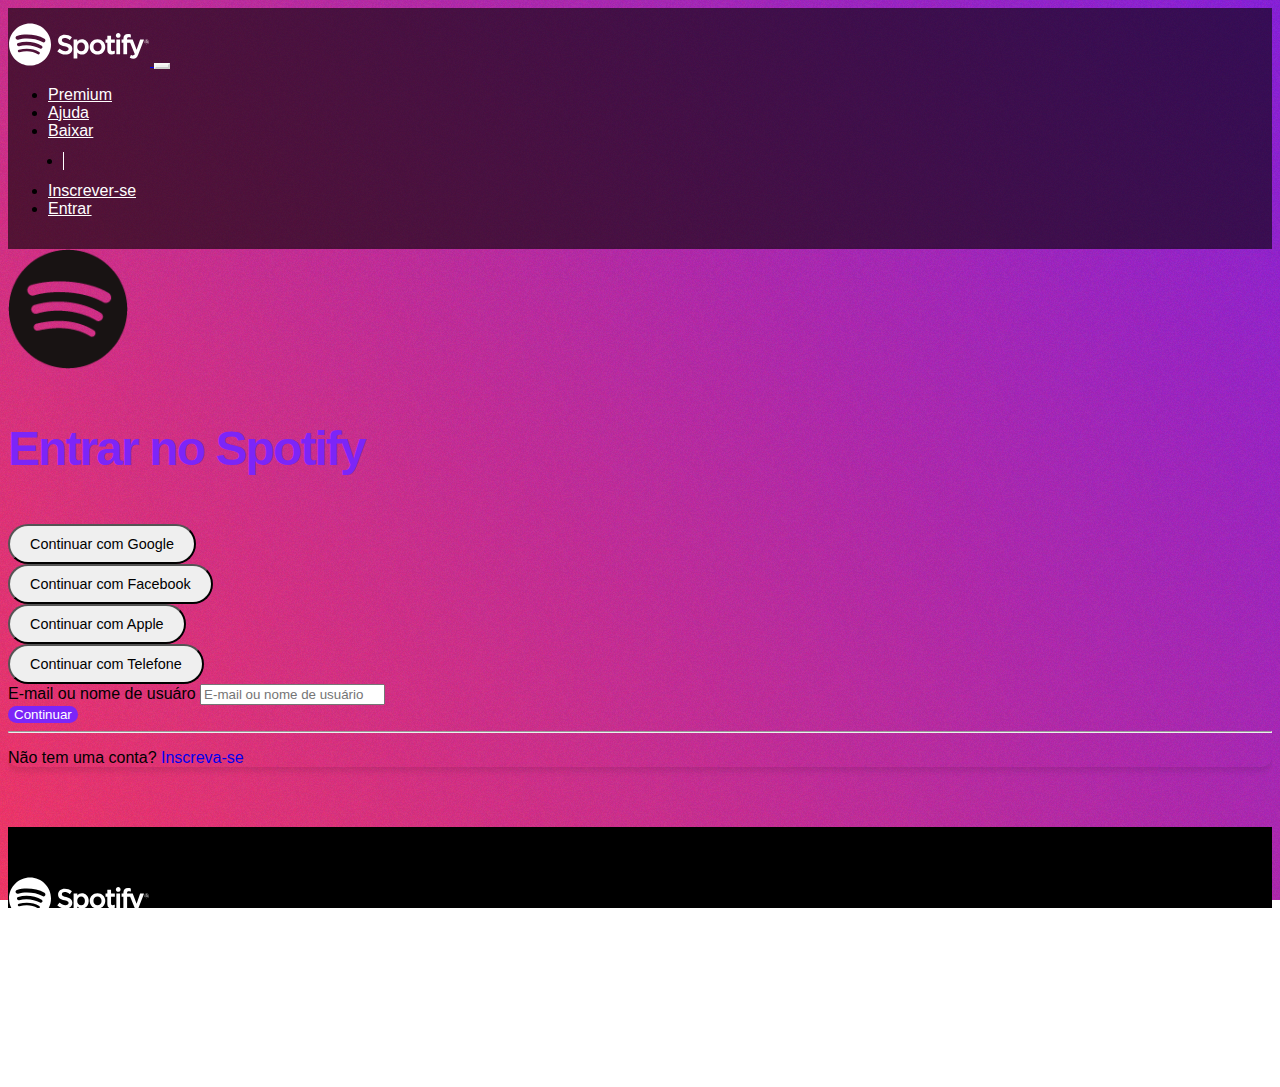
<file: Atividade Spotify/entrar/index-entrar.html>
<!DOCTYPE html>
<html lang="pt-BR">

<head>
    <meta charset="UTF-8">
    <meta name="viewport" content="width=device-width, initial-scale=1.0">
    <title>Login - Spotify</title>

    <!-- Bootstrap CSS -->
    <link rel="stylesheet" href="https://stackpath.bootstrapcdn.com/bootstrap/4.1.3/css/bootstrap.min.css"
        integrity="sha384-MCw98/SFnGE8fJT3GXwEOngsV7Zt27NXFoaoApmYm81iuXoPkFOJwJ8ERdknLPMO" crossorigin="anonymous">

    <!-- Font Awesome --> 
    <link rel="stylesheet" href="https://use.fontawesome.com/releases/v5.3.1/css/all.css"
        integrity="sha384-mzrmE5qonljUremFsqc01SB46JvROS7bZs3IO2EmfFsd15uHvIt+Y8vEf7N7fWAU" crossorigin="anonymous">

    <link rel="stylesheet" href="style-entrar.css">
    <link rel="shortcut icon" href="../imagens/favicon.png" type="image/x-icon">
</head>
<body>
    <!-- Cabeçalho -->
    <header>
        <nav class="navbar navbar-expand-md navbar-light navbar-transparente">

            <div class="container">
                <a href="../index-home.html" class="navbar-brand"><img src="../imagens/spotify.svg" width="142">
                </a>
                <button class="navbar-toggler" data-toggle="collapse" data-target="#nav-principal">
                    <i class="fas fa-bars text-white"></i>
                </button>
                <div class="collapse navbar-collapse" id="nav-principal">
                    <ul class="navbar-nav ml-auto">
                        <li class="nav-item">
                            <a href="" class="nav-link">Premium</a>
                        </li> 
                        <li class="nav-item">
                            <a href="../ajuda/index-ajuda.html" class="nav-link">Ajuda</a>
                        </li>
                        <li class="nav-item">
                            <a href="" class="nav-link">Baixar</a>
                        </li>
                        <li class="nav-item divisor"></li>
                        <li class="nav-item">
                            <a href="../inscricao/index-insc.html" class="nav-link">Inscrever-se</a>
                        </li>
                        <li class="nav-item">
                            <a href="index-entrar.html" class="nav-link">Entrar</a>
                        </li>
                    </ul>
                </div>
            </div>
        </nav>
    </header>
    
    <!-- Tela de Login -->
    <section  class="login">
        <div class="container login align-self-center mt-5">
            <div class="row justify-content-center">
                <div class="col-md-8 col-lg-6">
                    <div class="card p-4">
                        <div class="text-center mb-4">
                            <img src="../imagens/favicon.png" alt="Spotify Logo" width="120">
                        </div>
                        <h3 class="text-center mb-4">Entrar no Spotify</h3>
                        <div class="mb-3">
                            <button type="submit" class="btn btn-outline btn-block">
                                <i class="fab fa-google"></i> Continuar com Google
                            </button>
                        </div>
                        <div class="mb-3">
                            <button type="submit" class="btn btn-outline btn-block">
                                <i class="fab fa-facebook"></i> Continuar com Facebook
                            </button>
                        </div>
                        <div class="mb-3">
                            <button type="submit" class="btn btn-outline btn-block">
                                <i class="fab fa-apple"></i> Continuar com Apple
                            </button>
                        </div>
                        <div class="mb-4">
                            <button type="submit" class="btn btn-outline btn-block">
                                <i class="fas fa-phone"></i> Continuar com Telefone
                            </button>
                        </div>
                        <form>
                            <div class="form-group">
                                <label for="email">E-mail ou nome de usuáro</label>
                                <input type="email" class="form-control" id="email" placeholder="E-mail ou nome de usuário">
                            </div>
                            <button type="submit" class="btn btn-roxo btn-block">Continuar</button>
                            <hr>
                            <div class="text-center">
                                <p>Não tem uma conta? <a href="../inscricao/index-insc.html" class="text-primary ">Inscreva-se</a></p>
                            </div>
                        </form>
                    </div>
                </div>
            </div>
        </div>
    </section>
    <!-- roda pé -->
    <footer>
        <div class="container">
            <div class="row ">
                <div class="col-md-2">
                    <img src="../imagens/spotify.svg" width="142">
                </div>
                <div class="col-md-2">
                    <h4>Company</h4>
                    <ul class="navbar-nav">
                        <li><a href="">Sobre</a></li>
                        <li><a href="">Empregos</a></li>
                        <li><a href="">Imprensa</a></li>
                        <li><a href="">Novidades</a></li>
                    </ul>
                </div>
                <div class="col-md-2">
                    <h4>Comunidades</h4>
                    <ul class="navbar-nav">
                        <li><a href="">Artistas</a></li>
                        <li><a href="">Devs</a></li>
                        <li><a href="">Marcas</a></li>
                    </ul>
                </div>
                <div class="col-md-2">
                    <h4>Links úteis</h4>
                    <ul class="navbar-nav">
                        <li><a href="">Ajuda</a></li>
                        <li><a href="">Presentes</a></li>
                        <li><a href="">Player da Web</a></li>
                    </ul>
                </div>
                <div class="col-md-4">
                    <ul>
                        <li>
                            <a href=""><img src="../imagens/facebook.png" alt=""></a>
                        </li>
                        <li>
                            <a href=""><img src="../imagens/twitter.png" alt=""></a>
                        </li>
                        <li>
                            <a href=""><img src="../imagens/instagram.png" alt=""></a>
                        </li>
                    </ul>
                </div>
            </div>
        </div>
    </footer>
</body>
</html>
</file>
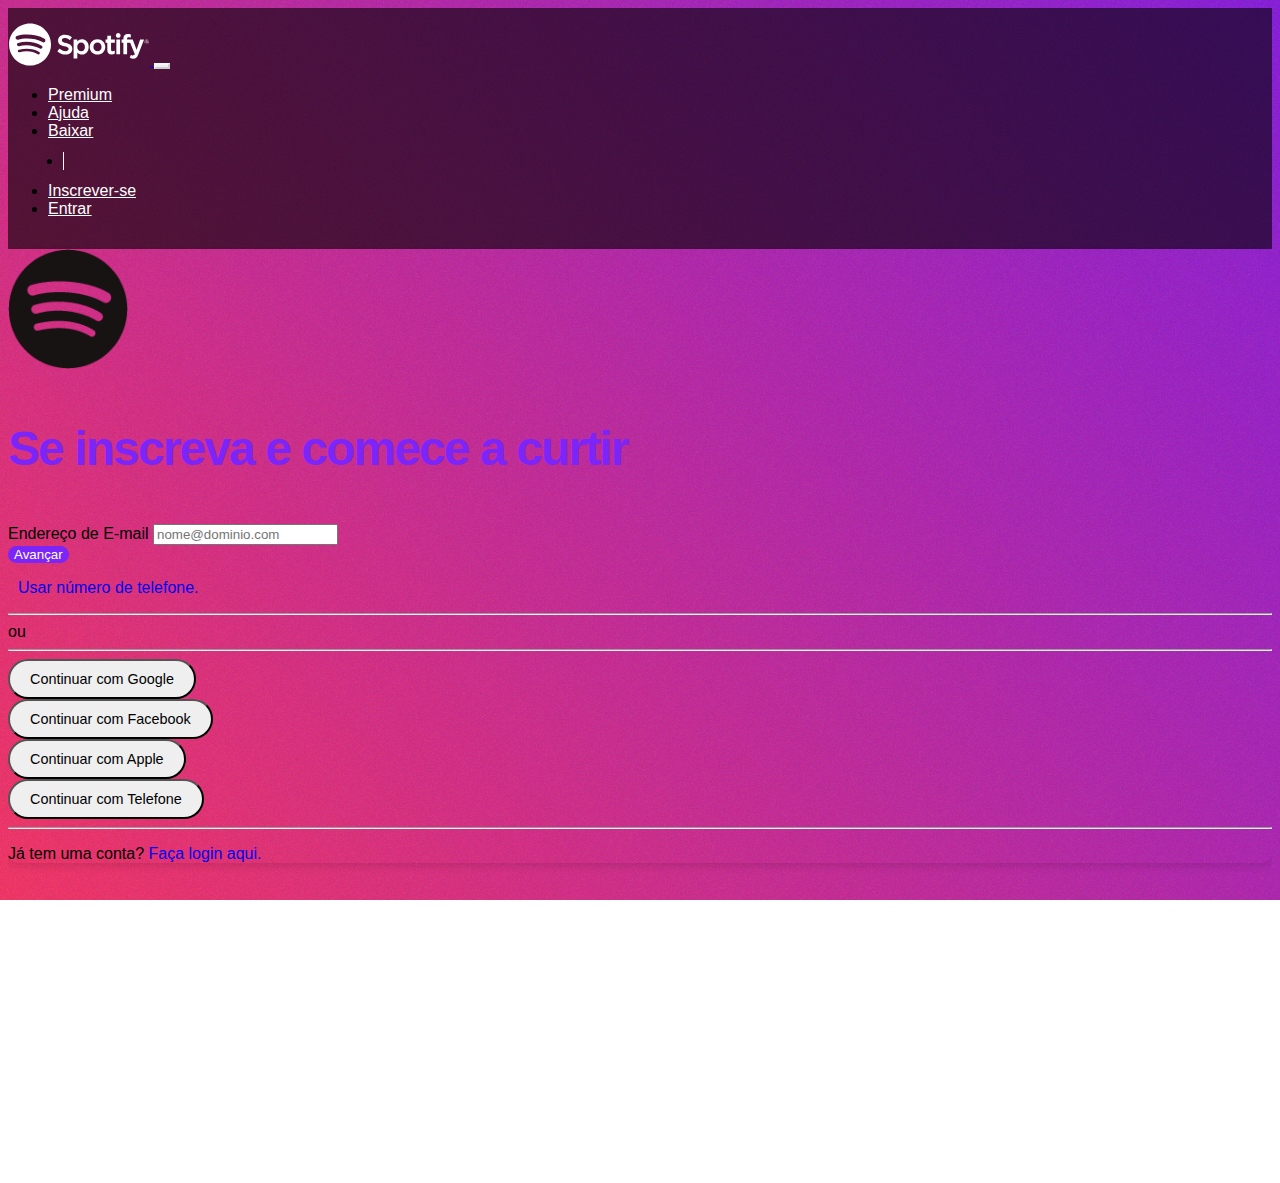
<file: Atividade Spotify/inscricao/index-insc.html>
<!DOCTYPE html>
<html lang="pt-BR">

<head>
    <meta charset="UTF-8">
    <meta name="viewport" content="width=device-width, initial-scale=1.0">
    <title>Inscrever-se - Spotify</title>

    <!-- Bootstrap CSS -->
    <link rel="stylesheet" href="https://stackpath.bootstrapcdn.com/bootstrap/4.1.3/css/bootstrap.min.css"
        integrity="sha384-MCw98/SFnGE8fJT3GXwEOngsV7Zt27NXFoaoApmYm81iuXoPkFOJwJ8ERdknLPMO" crossorigin="anonymous">

    <!-- Font Awesome --> 
    <link rel="stylesheet" href="https://use.fontawesome.com/releases/v5.3.1/css/all.css"
        integrity="sha384-mzrmE5qonljUremFsqc01SB46JvROS7bZs3IO2EmfFsd15uHvIt+Y8vEf7N7fWAU" crossorigin="anonymous">

    <link rel="stylesheet" href="style-insc.css">
    <link rel="shortcut icon" href="../imagens/favicon.png" type="image/x-icon">
</head>
<body>
    <!-- Cabeçalho -->
    <header>
        <nav class="navbar navbar-expand-md navbar-light navbar-transparente">

            <div class="container">
                <a href="../index-home.html" class="navbar-brand"><img src="../imagens/spotify.svg" width="142">
                </a>
                <button class="navbar-toggler" data-toggle="collapse" data-target="#nav-principal">
                    <i class="fas fa-bars text-white"></i>
                </button>
                <div class="collapse navbar-collapse" id="nav-principal">
                    <ul class="navbar-nav ml-auto">
                        <li class="nav-item">
                            <a href="" class="nav-link">Premium</a>
                        </li>
                        <li class="nav-item">
                            <a href="../ajuda/index-ajuda.html" class="nav-link">Ajuda</a>
                        </li>
                        <li class="nav-item">
                            <a href="" class="nav-link">Baixar</a>
                        </li>
                        <li class="nav-item divisor"></li>
                        <li class="nav-item">
                            <a href="index-insc.html" class="nav-link">Inscrever-se</a>
                        </li>
                        <li class="nav-item">
                            <a href="../entrar/index-entrar.html" class="nav-link">Entrar</a>
                        </li>
                    </ul>
                </div>
            </div>
        </nav>
    </header>
    
    <!-- Tela de inscrição -->
    <section  class="insc">
        <div class="container align-self-center mt-5">
            <div class="row justify-content-center">
                <div class="col-md-8 col-lg-6">
                    <div class="card p-4">
                        <div class="text-center mb-4">
                            <img src="../imagens/favicon.png" alt="Spotify Logo" width="120">
                        </div>
                        <h3 class="text-center mb-4">Se inscreva e comece a curtir</h3>

                        <form>
                            <div class="form-group">
                                <label for="email">Endereço de E-mail</label>
                                <input type="email" class="form-control" id="email" placeholder="nome@dominio.com">
                            </div>
                            <button type="submit" class="btn btn-roxo btn-block">Avançar</button>
                            <div class="telefone">
                                <p><a href="index-insc.html">Usar número de telefone.</a></p>
                            </div>
                        </form>
                        <div class="d-flex align-items-center my-3 ou">
                            <hr class="flex-grow-1">
                            <span class="mx-2">ou</span>
                            <hr class="flex-grow-1">
                        </div>
                        <div class="mb-3">
                            <button type="submit" class="btn btn-outline btn-block">
                                <i class="fab fa-google"></i> Continuar com Google
                            </button>
                        </div>
                        <div class="mb-3">
                            <button type="submit" class="btn btn-outline btn-block">
                                <i class="fab fa-facebook"></i> Continuar com Facebook
                            </button>
                        </div>
                        <div class="mb-3">
                            <button type="submit" class="btn btn-outline btn-block">
                                <i class="fab fa-apple"></i> Continuar com Apple
                            </button>
                        </div>
                        <div class="mb-4">
                            <button type="submit" class="btn btn-outline btn-block">
                                <i class="fas fa-phone"></i> Continuar com Telefone
                            </button>
                        </div>
                        <hr>
                        <div class="text-center">
                            <p>Já tem uma conta? <a href="../entrar/index-entrar.html">Faça login aqui.</a></p>
                        </div>
                    </div>
                </div>
            </div>
        </div>
    </section>
    <!-- roda pé -->
    <footer>
        <div class="container">
            <div class="row ">
                <div class="col-md-2">
                    <img src="../imagens/spotify.svg" width="142">
                </div>
                <div class="col-md-2">
                    <h4>Company</h4>
                    <ul class="navbar-nav">
                        <li><a href="">Sobre</a></li>
                        <li><a href="">Empregos</a></li>
                        <li><a href="">Imprensa</a></li>
                        <li><a href="">Novidades</a></li>
                    </ul>
                </div>
                <div class="col-md-2">
                    <h4>Comunidades</h4>
                    <ul class="navbar-nav">
                        <li><a href="">Artistas</a></li>
                        <li><a href="">Devs</a></li>
                        <li><a href="">Marcas</a></li>
                    </ul>
                </div>
                <div class="col-md-2">
                    <h4>Links úteis</h4>
                    <ul class="navbar-nav">
                        <li><a href="../ajuda/index-ajuda.html">Ajuda</a></li>
                        <li><a href="">Presentes</a></li>
                        <li><a href="">Player da Web</a></li>
                    </ul>
                </div>
                <div class="col-md-4">
                    <ul>
                        <li>
                            <a href=""><img src="../imagens/facebook.png" alt=""></a>
                        </li>
                        <li>
                            <a href=""><img src="../imagens/twitter.png" alt=""></a>
                        </li>
                        <li>
                            <a href=""><img src="../imagens/instagram.png" alt=""></a>
                        </li>
                    </ul>
                </div>
            </div>
        </div>
    </footer>

    <!-- JavaScript (Opcional) -->
    <!-- jQuery primeiro, depois Popper.js, depois Bootstrap JS -->
    <script src="https://code.jquery.com/jquery-3.3.1.slim.min.js" integrity="sha384-q8i/X+965DzO0rT7abK41JStQIAqVgRVzpbzo5smXKp4YfRvH+8abtTE1Pi6jizo" crossorigin="anonymous"></script>
    <script src="https://cdnjs.cloudflare.com/ajax/libs/popper.js/1.14.3/umd/popper.min.js" integrity="sha384-ZMP7rVo3mIykV+2+9J3UJ46jBk0WLaUAdn689aCwoqbBJiSnjAK/l8WvCWPIPm49" crossorigin="anonymous"></script>
    <script src="https://stackpath.bootstrapcdn.com/bootstrap/4.1.3/js/bootstrap.min.js" integrity="sha384-ChfqqxuZUCnJSK3+MXmPNIyE6ZbWh2IMqE241rYiqJxyMiZ6OW/JmZQ5stwEULTy" crossorigin="anonymous"></script>
    
</body>
</html>
</file>
<file: Atividade1/estilo.css>
body {
    background-color: #181717; 
    font-family: 'Arial', sans-serif;
}
.container {
    width: 90%;
    margin: 0 auto;
    background-color: #181717;
}
header {
    background-color: #46124e;
    color: #ffffff;
    padding: 1px 0;
    text-align: center;
    
}
table {
    width: 50%;
    border-collapse: collapse;
}
table, th, td {
    border: 1px solid white;
}
th, td {
    padding: 10px;
    text-align: left;
    color: white;
}
th {
    background-color: #46124e;
}
.audio {
    background-color: #46124e;
    color: white;
    padding: 10px;
    text-align: center;
    margin: 4px 0;
}

.form-container {
    background-color: #46124e;
    color: rgb(255, 255, 255);
    padding: 20px;
    margin: 20px auto;
    width: 50%;
    border-radius: 8px;
    text-align: center;
    border: 2px solid white;
}
.form-container label {
    display: block;
    margin-bottom: 5px;
}
.form-container input[type="text"], .form-container input[type="email"], .form-container input[type="tel"] {
    width: 80%;
    padding: 10px;
    margin-bottom: 10px;
    border: 1px solid #ccc;
    border-radius: 4px;
    display: block;
    margin-left: auto;
    margin-right: auto;
}
.form-container input[type="radio"], .form-container input[type="checkbox"] {
    margin-right: 10px;
}
.form-container button {
    background-color: #333;
    color: white;
    padding: 10px 20px;
    border: none;
    border-radius: 4px;
    cursor: pointer;
}
.form-container button:hover {
    background-color: #222;
}
</file>
<file: Atividade2 - CurrículoPortfólio/estilo.css>
body {
    font-family: Arial, Helvetica, sans-serif;
    font-size: 18px;
    background-color: #f4f4f4;
    margin: 20px;
    margin-left: auto;
    margin-right: auto;
    width: 870px;
    max-width: 100%;
    padding: 75px;
    box-shadow: 0 0 10px rgba(0, 0, 0, 0.1);
    background: #f4f4f4;
}
header {
    padding: 1px 0;
    text-align: left;
    margin-left: 80px;
}
.container {
    display: flex;
    align-items: center;
}
#fotoeu {
    border-radius: 50%;
    width: 200px;
    height: 200px;
}
.linha {
    border: 3px solid #817d7d;
}
.lista {
    padding: 8px;
    margin-left: 0;
}
</file>
<file: Atividade3 - Grid/css/style.css>
*{
    margin: 0;
    padding: 0;
    box-sizing: border-box;
}
body {
    display: flex;
    flex-direction: column;
    background-color: #b5b8bb;
    color: #D1D1D1;
    font-family: Arial, Helvetica, sans-serif;
}
header {
    background-color: #1C3D5B;
    text-align: center;
    font-size: 18px;
    padding: 10px;
    color: #E8E1D6;
}
.container {
    max-width: 1800px;
    margin: 20px auto;
}
.grid {
    display: grid;
    gap: 20px;
    grid-template-columns: repeat(3, 1fr);
}
.imagens {
    width: 430px;
    height: 300px;
    border-radius: 10px;
}
.receita {
    color: #1C3D5B; 
    background-color: #E8E1D6;
    border-radius: 10px;
    box-shadow: 0px 0px 10px #D1D1D1;
    margin: 20px auto;
    padding: 10px;
    max-width: 450px;
    max-height: 360px;
    overflow: hidden;
    transition: max-height 1s ease;
}
.receita:hover{
    transform: scale(1.05);
    transition: max-height 1.5s ease;
    max-height: 1000px;
    box-shadow: 0px 0px 10px #A7C6ED;
}
.receita h2{
    text-align: center;
    margin-bottom: 10px;
}
.receita h3{
    text-align: left;
    padding: 5px;
}
.receita:nth-child(1)>h2::before {
    content: "🍙";
}
.receita:nth-child(1)>h2::after {
    content: "🍙";
}
.receita:nth-child(2)>h2::before {
    content: "🍲";
}
.receita:nth-child(2)>h2::after {
    content: "🍲";
}
.receita:nth-child(3)>h2::before {
    content: "🥒";
}
.receita:nth-child(3)>h2::after {
    content: "🥒";
}
.receita:nth-child(4)>h2::before {
    content: "🍳";
}
.receita:nth-child(4)>h2::after {
    content: "🍳";
}
.receita:nth-child(5)>h2::before {
    content: "🍚";
}
.receita:nth-child(5)>h2::after {
    content: "🍚";
}
.receita:nth-child(6)>h2::before {
    content: "🍜";
}
.receita:nth-child(6)>h2::after {
    content: "🍜";
}
.receita:nth-child(7)>h2::before {
    content: "🍯";
}
.receita:nth-child(7)>h2::after {
    content: "🍯";
}
.receita:nth-child(8)>h2::before {
    content: "🥟";
}
.receita:nth-child(8)>h2::after {
    content: "🥟";
}
.receita:nth-child(9)>h2::before {
    content: "🍡";
}
.receita:nth-child(9)>h2::after {
    content: "🍡";
}
ul li {
    margin-left: 20px;
    padding: 3px;
}
ol li{
    margin-left: 20px;
    padding: 3px;
}
footer{
    background-color: #1C3D5B;
    color: #D1D1D1;
    text-align: center;
    padding: 10px;
    margin-top: 20px;
}
@media (max-width: 1368px) {
    .grid {
        grid-template-columns: repeat(2, 1fr);
    } 
}
@media (max-width: 968px) {
    .grid {
        grid-template-columns: 1fr;
    }
}
</file>
<file: Atividade5 - Login - Loja Online/Login/style.css>
body {
    font-family: Arial, sans-serif;
    background-color: #f4f4f4;
    display: flex;
    justify-content: center;
    align-items: center;
    height: 100vh;
    margin: 0;
}

.login-container {
    background: #fff;
    padding: 20px;
    border-radius: 8px;
    box-shadow: 0 4px 6px rgba(0, 0, 0, 0.1);
    width: 300px;
    text-align: center;
}

h1 {
    margin-bottom: 20px;
}

label {
    display: block;
    margin: 10px 0 5px;
}

input {
    width: 100%;
    padding: 10px;
    margin-bottom: 15px;
    border: 1px solid #ccc;
    border-radius: 4px;
}

.password-container {
    display: flex;
    align-items: center;
}

.password-container button {
    margin-left: 10px;
    padding: 10px;
    border: none;
    background-color: #007bff;
    color: white;
    border-radius: 4px;
    cursor: pointer;
}

button[type="submit"] {
    width: 100%;
    padding: 10px;
    background-color: #28a745;
    color: white;
    border: none;
    border-radius: 4px;
    cursor: pointer;
}

button[type="submit"]:disabled {
    background-color: #ccc;
    cursor: not-allowed;
}

#message {
    color: red;
    font-size: 14px;
    margin-top: 10px;
}
</file>
<file: Atividade5 - Login - Loja Online/Loja Online/style.css>
body {
    font-family: Arial, sans-serif;
    background-color: #f9f9f9;
    color: #333;
    display: flex;
    flex-direction: column;
    justify-content: start;
    align-items: center;
    height: 100vh; 
    margin: 0;
}
h1 {
    color: #4CAF50;
    margin-bottom: 10px;
}
section {
    width: 30%;
    padding: 20px;
    background-color: #fff;
    border: 1px solid #ddd;
    border-radius: 10px;
    box-shadow: 0 4px 8px rgba(0, 0, 0, 0.1);
    text-align: center;
}
h2 {
    color: #333;
    margin-bottom: 20px;
}
.product-list {
    margin-bottom: 20px;
    padding: 10px;
    background-color: #f9f9f9;
    border: 1px solid #ddd;
    border-radius: 5px;
    box-shadow: 0 2px 4px rgba(0, 0, 0, 0.1);
}
.product-item {
    margin: 10px 0;
    display: flex;
    align-items: center;
}
.product-item label {
    margin-left: 10px;
}
button {
    display: block;
    margin: 20px auto;
    padding: 10px 20px;
    background-color: #4CAF50;
    color: white;
    border: none;
    border-radius: 5px;
    font-size: 16px;
    cursor: pointer;
    box-shadow: 0 2px 4px rgba(0, 0, 0, 0.2);
}
button:hover {
    background-color: #45a049;
}
#saldo {
    font-weight: bold;
    color: #4CAF50;
}
#total {
    font-weight: bold;
    color: #2196F3;
}
.message {
    margin-top: 10px;
    font-weight: bold;
    text-align: center;
}
.message.success {
    color: #4CAF50;
}
.message.error {
    color: #F44336;
}
.message.warning {
    color: #FF9800;
}
</file>
<file: Atividade Spotify/ajuda/style-ajuda.css>
/* Layout */
html, body {
    height: 100%;
    overflow-x: hidden;
}

body {
    background: url(../imagens/ruido.png),
                linear-gradient(50deg, #ff4169, #7c26f8);
    background-attachment: fixed;
    font-family: Helvetica, Arial, sans-serif;
}

/* Barra de navegação */
nav.navbar-transparente {
    padding: 15px 0px;
    background: rgba(0, 0, 0, 0.6);
}

.navbar-light .navbar-nav .nav-link {
    color: white;
}

.navbar-light .navbar-nav .nav-link:hover {
    color: #9bf0e1;
}

.navbar-light .navbar-toggler {
    color: rgba(255, 255, 255, .5);
    border-color: rgba(255, 255, 255, 0.5);
}

.divisor {
    width: 1px;
    background: white;
    margin: 12px 15px;
}

/* Header Section */
.ajuda-header {
    padding: 50px 0;
}

.ajuda-header h1, .ajuda-header h3, .ajuda-header p, .ajuda-header small {
    color: white;
}

.ajuda-header a {
    text-decoration: underline;
}

.ajuda-header a:hover {
    color: #9bf0e1;
}

/* Accordion Section */
.ajuda h1, .ajuda h3 {
    color: #7c25f8;
    margin-bottom: 20px;
}

.ajuda .container {
    background-color: white;
    border-radius: 10px;
    padding: 20px;
    box-shadow: 0 4px 6px rgba(0, 0, 0, 0.1);
}

.ajuda input.form-control {
    border-radius: 30px;
    padding: 10px 20px;
    border: 1px solid #ccc;
}

.ajuda h4 {
    color: #ff4169;
    margin-bottom: 15px;
}

.ajuda ul {
    list-style: none;
    padding: 0;
}

.ajuda ul li {
    margin-bottom: 10px;
    color: #555;
}

.ajuda ul li:hover {
    color: #7c25f8;
    cursor: pointer;
}

/* Card Styles */
.card {
    border-radius: 10px;
    box-shadow: 0 4px 6px rgba(0, 0, 0, 0.1);
}

.card-header button {
    text-decoration: none;
    color: #333;
    font-weight: bold;
}

.card-header button:hover {
    color: #7c25f8;
}

.card-body ul {
    list-style: none;
    padding-left: 0;
}

.card-body ul li {
    margin-bottom: 10px;
    color: #555;
}

/* Ajuda-Rapida Section */
.ajuda-rapida {
    background-color: transparent;
    border: 1px solid #ddd;
    box-shadow: none;
}

.ajuda-rapida h4 {
    color: #7c25f8;
    margin-bottom: 15px;
    text-align: center;
    font-size: 2em;
    font-weight: 700;
    letter-spacing: -0.04em;
}

.ajuda-rapida .card {
    border: 1px solid #ddd;
    margin-bottom: 10px;
    border-radius: 5px;
    box-shadow: 0 2px 4px rgba(0, 0, 0, 0.1);
}

.ajuda-rapida .card-header {
    background-color: #f9f9f9;
    padding: 10px 15px;
    cursor: pointer;
}

.ajuda-rapida .card-header h5 {
    margin: 0;
    font-size: 1em;
    color: #333;
}

.ajuda-rapida .card-header .btn-link {
    text-decoration: none;
    color: #333;
    font-weight: bold;
}

.ajuda-rapida .card-header .btn-link:hover {
    color: #7c25f8;
}

.ajuda-rapida .card-header i {
    transition: transform 0.3s;
}

/* Ajuda-Comunidade Section */
.ajuda-comunidade {
    padding: 50px 0;
    border: none;
    box-shadow: none;
    color: white;
}

.ajuda-comunidade h4 {
    font-size: 2em;
    font-weight: bold;
    margin-bottom: 20px;
}

.ajuda-comunidade p {
    font-size: 1.2em;
    margin-bottom: 30px;
}

.ajuda-comunidade .btn-outline-light {
    border-radius: 30px;
    font-weight: bold;
    padding: 10px 25px;
    border: 2px solid white;
    color: white;
    transition: background-color 0.3s, color 0.3s;
}

.ajuda-comunidade .btn-outline-light:hover {
    background-color: white;
    color: #7c25f8;
}

.ajuda-comunidade .btn {
    border-radius: 30px;
    font-weight: bold;
    padding: 10px 20px;
    transition: background-color 0.3s, color 0.3s;
}

.ajuda-comunidade .btn:hover {
    background-color: #ff4169;
    color: white;
}

/* Footer Section */
footer {
    background: #000;
    padding: 50px 0px 20px 0px;
    position: relative;
}

footer h4 {
    color: #919496;
    font-size: 0.8em;
    text-transform: uppercase;
}

footer .navbar-nav a {
    color: white;
    font-size: 0.8em;
}

footer .navbar-nav a:hover {
    color: #9bf0e1;
    text-decoration: none;
}

footer ul {
    list-style: none;
}

footer ul li {
    float: right;
    margin: 0 5px;
}
</file>
<file: Atividade Spotify/entrar/style-entrar.css>
/* Layout */
html, body {
    height: 100%;
    overflow-x: hidden;
}

body {
    background: url(../imagens/ruido.png),
                linear-gradient(50deg, #ff4169, #7c26f8);
    background-attachment: fixed;
    font-family: Helvetica, Arial, sans-serif;
}

/* Barra de navegação */
nav.navbar-transparente {
    padding: 15px 0px;
    background: rgba(0, 0, 0, 0.6);
}

.navbar-light .navbar-nav .nav-link {
    color: white;
}

.navbar-light .navbar-nav .nav-link:hover {
    color: #9bf0e1;
}

.navbar-light .navbar-toggler {
    color: rgba(255, 255, 255, .5);
    border-color: rgba(255, 255, 255, 0.5);
}

.divisor {
    width: 1px;
    background: white;
    margin: 12px 15px;
}

h1 {
	font-weight: 900;
	letter-spacing: -0.05em;
	margin-bottom: 50px;
	color: white;
}

h2 {
	font-size: 3em;
	font-weight: 700;
	letter-spacing: -0.04em;
}

h3 {
	font-size: 3em;
	font-weight: 900;
	letter-spacing: -0.04em;
}

/* Login container */
.login {
    margin-bottom: 60px;
}

/* Card styles */
.card {
    border-radius: 10px;
    box-shadow: 0 4px 6px rgba(0, 0, 0, 0.1);
}

.card h3 {
    color: #7c25f8;
}

.card .btn-outline {
    border-radius: 30px; /* Bordas mais arredondadas */
    font-size: 0.9em;
    padding: 10px 20px;
    transition: background-color 0.3s, color 0.3s;
}

.card .btn-outline:hover {
    background-color: #7c25f8; /* Hover roxo */
    color: white;
}

.card .btn-roxo {
    color: white;
    background-color: #7c25f8;
    border-radius: 30px; /* Bordas mais arredondadas */
    border: none;
    transition: background-color 0.3s, color 0.3s;
}

.card .btn-roxo:hover {
    background-color: #ff4169; /* Hover roxo */
    color: white;
}

.card a {
    text-decoration: none;
}

.card a:hover {
    text-decoration: underline;
}

/* Rodapé
-----------------------------*/
footer {
	background: #000;
	padding: 50px 0px 20px 0px;
	position: relative;
}

footer h4 {
	color: #919496;
	font-size: 0.8em;
	text-transform: uppercase;
}

footer .navbar-nav a {
	color: white;
	font-size: 0.8em;
}

footer .navbar-nav a:hover {
	color: #9bf0e1;
	text-decoration: none;
}

footer ul {
	list-style: none;
}

footer ul li {
	float: right;
	margin: 0 5px;
}
</file>
<file: Atividade Spotify/inscricao/style-insc.css>
/*
* 
* @author Jamilton Damasceno
*/

/* Layout */
html, body {
    height: 100%;
    overflow-x: hidden;
}

body {
    background: url(../imagens/ruido.png),
                linear-gradient(50deg, #ff4169, #7c26f8);
    background-attachment: fixed;
    font-family: Helvetica, Arial, sans-serif;
}

/* Barra de navegação */
nav.navbar-transparente {
    padding: 15px 0px;
    background: rgba(0, 0, 0, 0.6);
}

.navbar-light .navbar-nav .nav-link {
    color: white;
}

.navbar-light .navbar-nav .nav-link:hover {
    color: #9bf0e1;
}

.navbar-light .navbar-toggler {
    color: rgba(255, 255, 255, .5);
    border-color: rgba(255, 255, 255, 0.5);
}

.divisor {
    width: 1px;
    background: white;
    margin: 12px 15px;
}

h1 {
	font-weight: 900;
	letter-spacing: -0.05em;
	margin-bottom: 50px;
	color: white;
}

h2 {
	font-size: 3em;
	font-weight: 700;
	letter-spacing: -0.04em;
}

h3 {
	font-size: 3em;
	font-weight: 900;
	letter-spacing: -0.04em;
}

/* insc container */
.insc {
    margin-bottom: 60px;
}

.telefone{
    margin-top: 8px;
    margin-left: 10px;
}
/* Card styles */
.card {
    border-radius: 10px;
    box-shadow: 0 4px 6px rgba(0, 0, 0, 0.1);
}

.card h3 {
    color: #7c25f8;
}

.card .btn-outline {
    border-radius: 30px; /* Bordas mais arredondadas */
    font-size: 0.9em;
    padding: 10px 20px;
    transition: background-color 0.3s, color 0.3s;
}

.card .btn-outline:hover {
    background-color: #7c25f8; /* Hover roxo */
    color: white;
}

.card .btn-roxo {
    color: white;
    background-color: #7c25f8;
    border-radius: 30px; /* Bordas mais arredondadas */
    border: none;
    transition: background-color 0.3s, color 0.3s;
}

.card .btn-roxo:hover {
    background-color: #ff4169; /* Hover roxo */
    color: white;
}

.card a {
    text-decoration: none;
}

.card a:hover {
    text-decoration: underline;
}

/* Rodapé
-----------------------------*/
footer {
	background: #000;
	padding: 50px 0px 20px 0px;
	position: relative;
}

footer h4 {
	color: #919496;
	font-size: 0.8em;
	text-transform: uppercase;
}

footer .navbar-nav a {
	color: white;
	font-size: 0.8em;
}

footer .navbar-nav a:hover {
	color: #9bf0e1;
	text-decoration: none;
}

footer ul {
	list-style: none;
}

footer ul li {
	float: right;
	margin: 0 5px;
}
</file>
